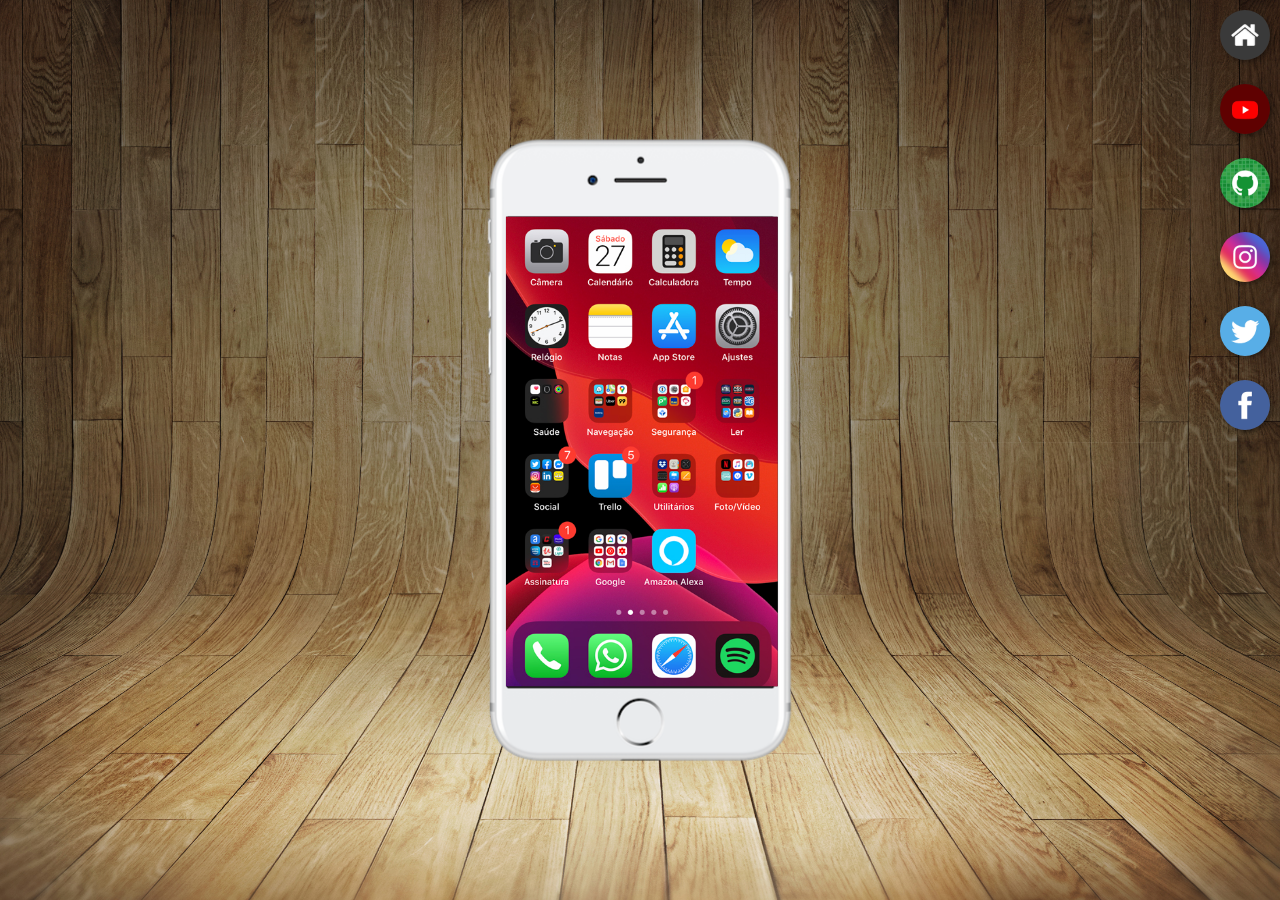
<file: index.html>
<!DOCTYPE html>
<html lang="pt-br">
<head>
    <meta charset="UTF-8">
    <meta name="viewport" content="width=device-width, initial-scale=1.0">
    <link rel="shortcut icon" href="favicon.ico" type="image/x-icon">
    <link rel="stylesheet" href="estilos/style.css">
    <title>Projeto - Redes Sociais</title>
</head>
<body>
    <main>
        <section id="telefone">
            <iframe src="home.html" 
           name="tela" id="tela" frameborder="0"></iframe>
        </section>
        <section id="redes-sociais">
            <a href="home.html" target="tela"><img src="imagens/logo-home.jpg" alt="home"></a><br>
            <a href="youtube.html" target="tela"><img src="imagens/logo-youtube.jpg" alt="youtube"></a><br>
            <a href="github.html" target="tela"><img src="imagens/logo-github.jpg" alt="github"></a><br>
            <a href="instagram.html" target="tela"><img src="imagens/logo-instagram.jpg" alt="instagram"></a><br>
            <a href="twitter.html" target="tela"><img src="imagens/logo-twitter.jpg" alt="twitter"></a><br>
            <a href="facebook.html" target="tela"><img src="imagens/logo-facebook.jpg" alt="facebook"></a>
        </section>
    </main>
</body>
</html>
</file>
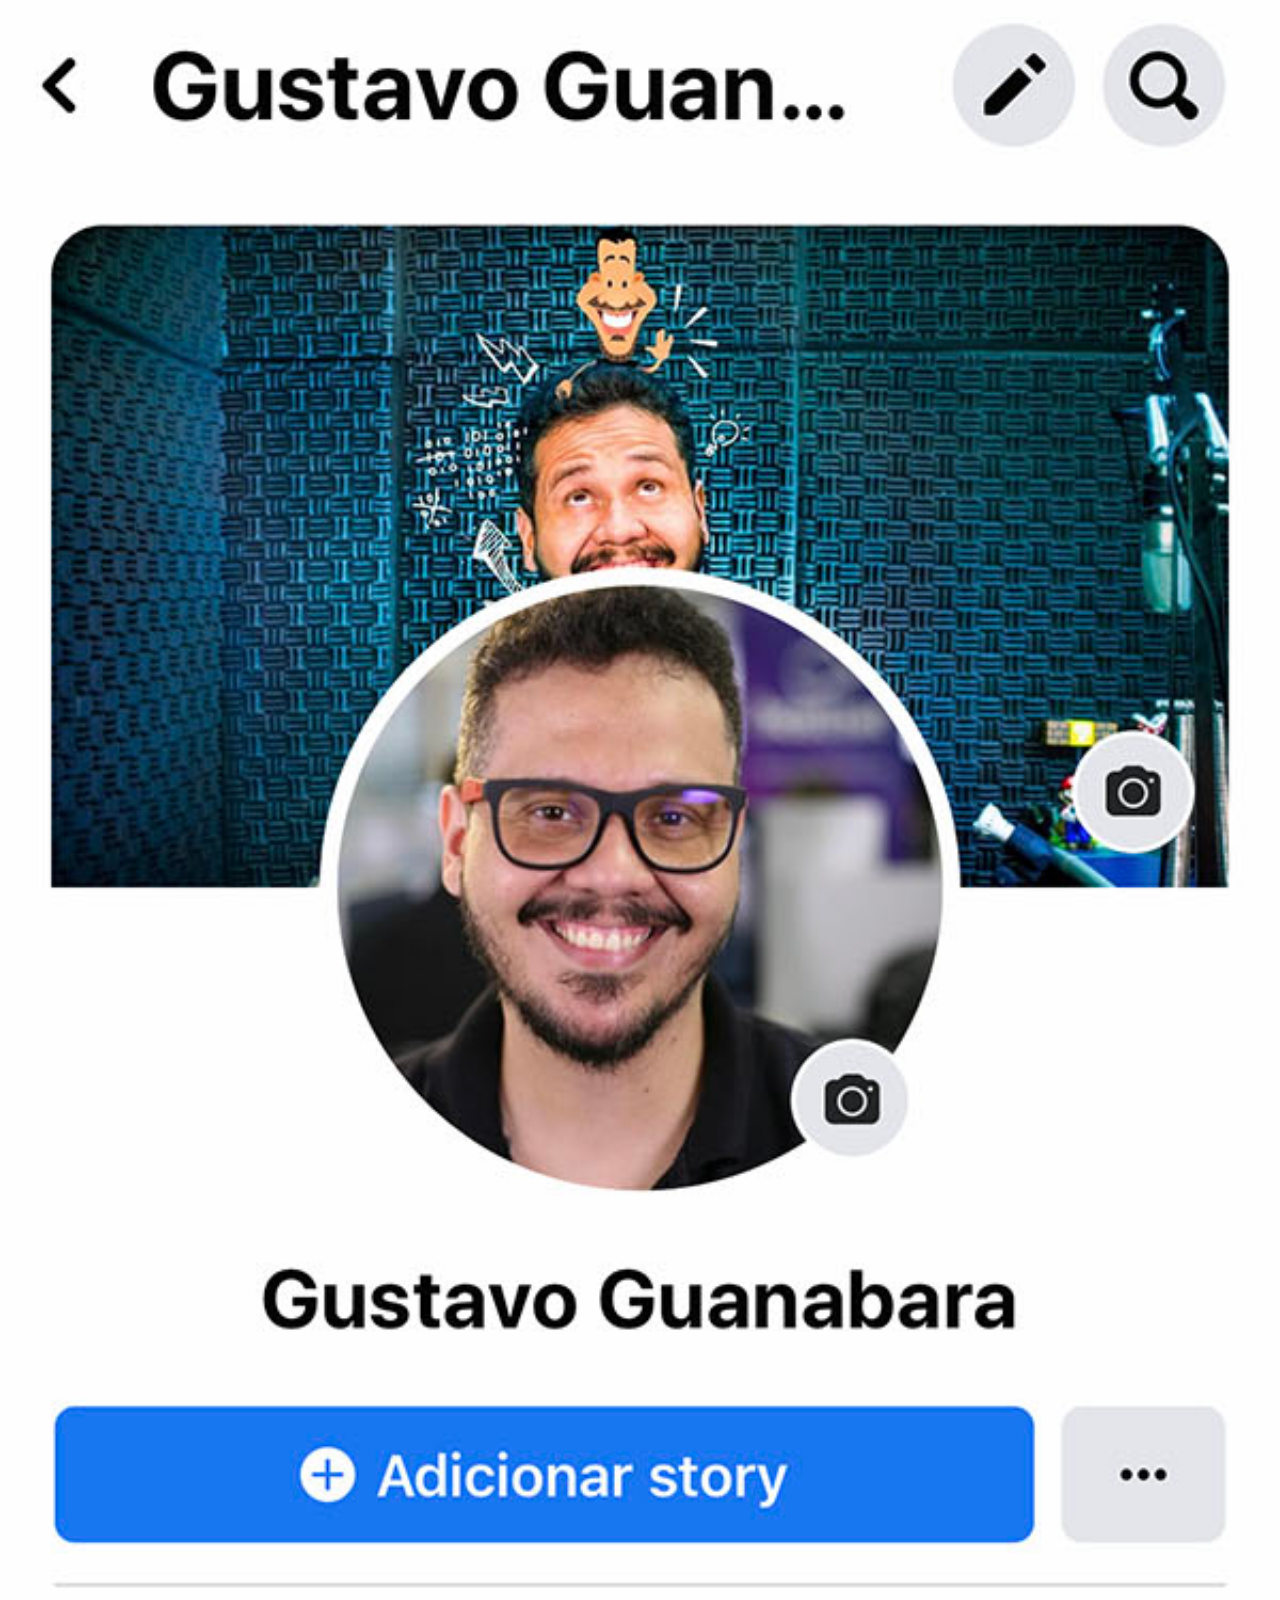
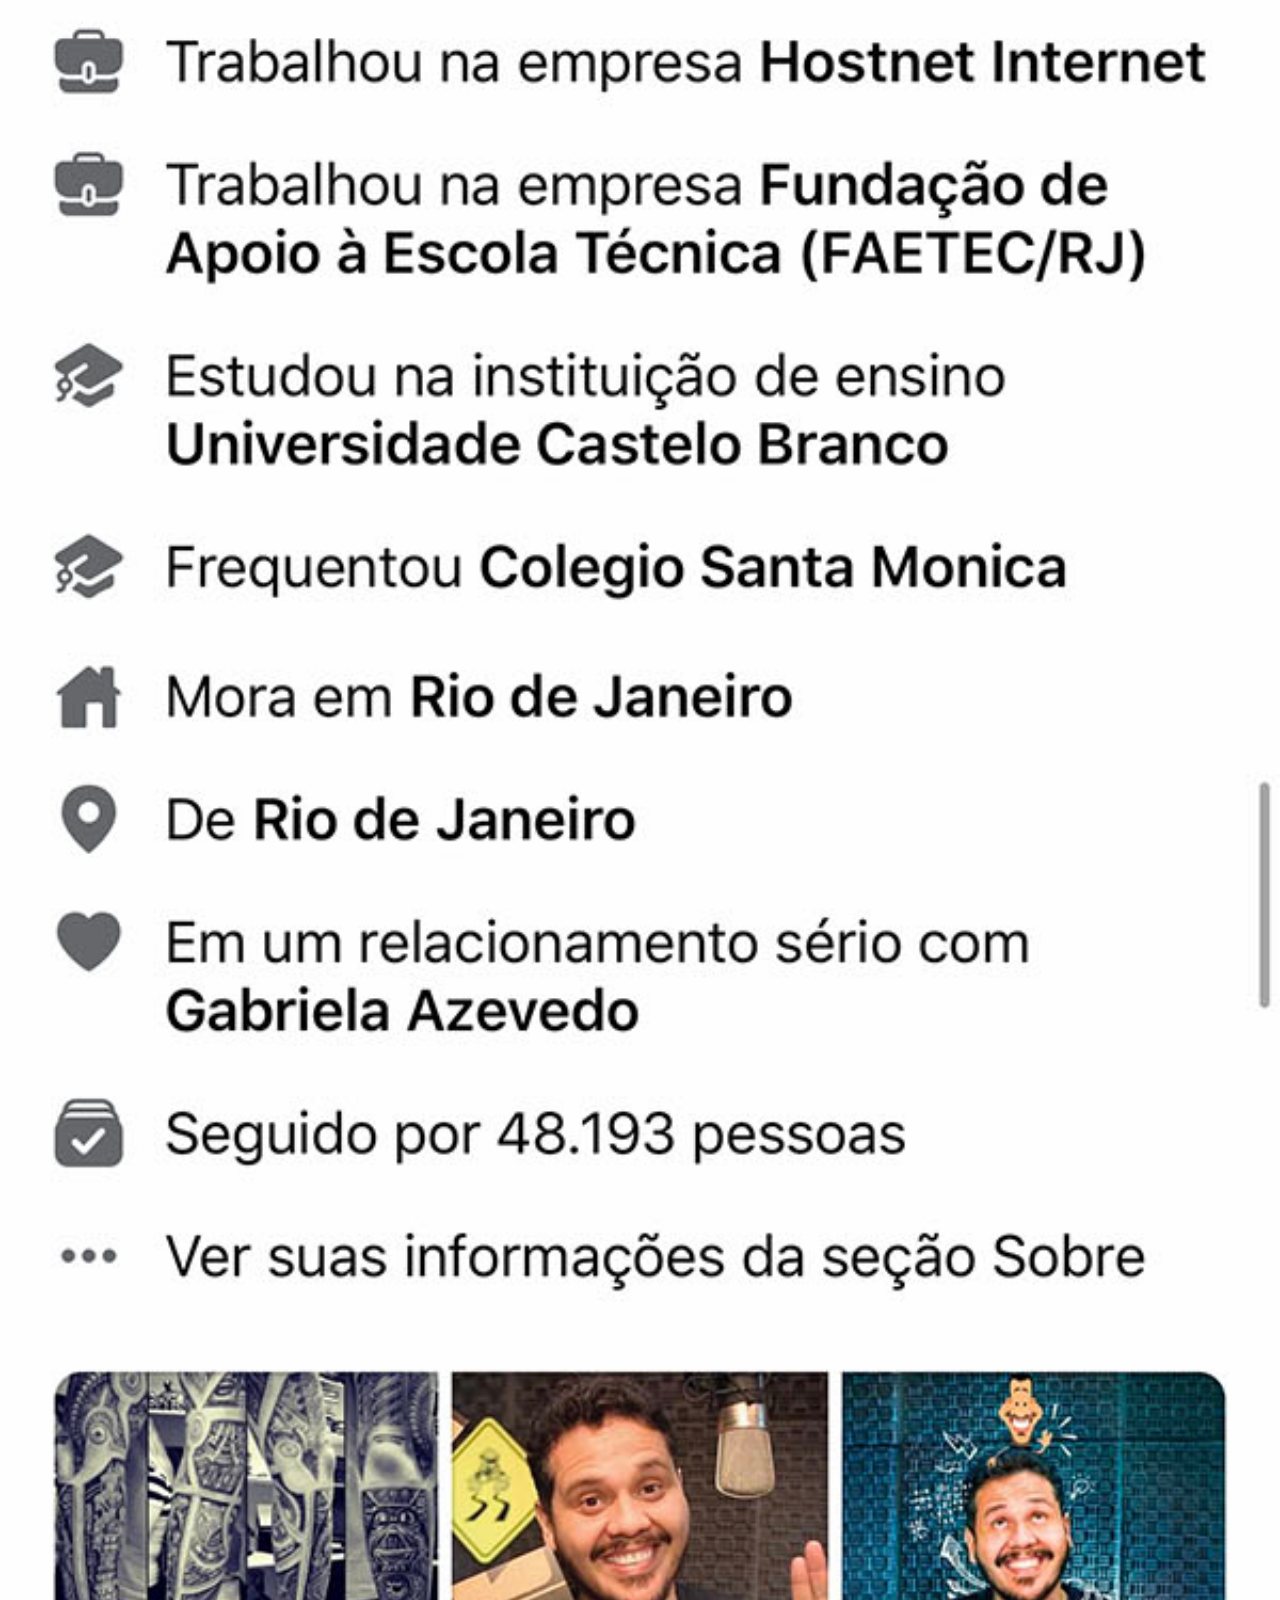
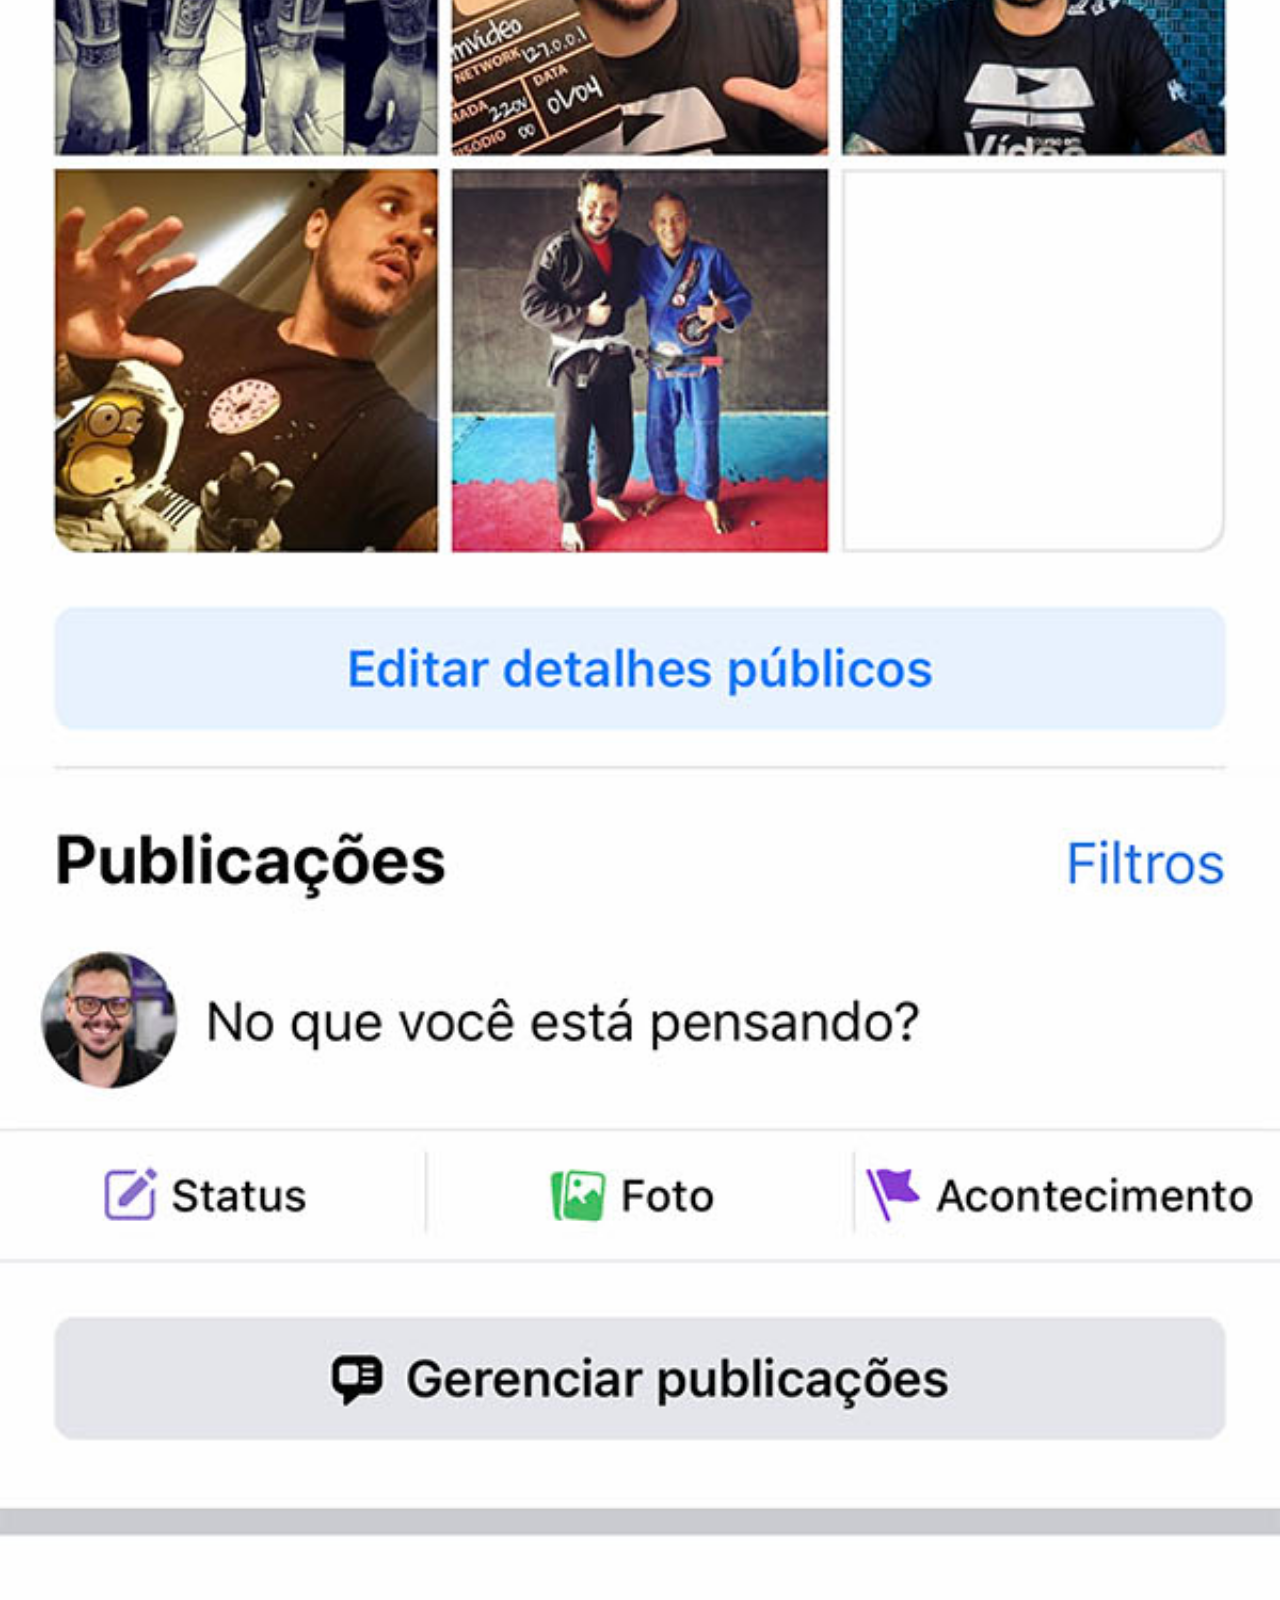
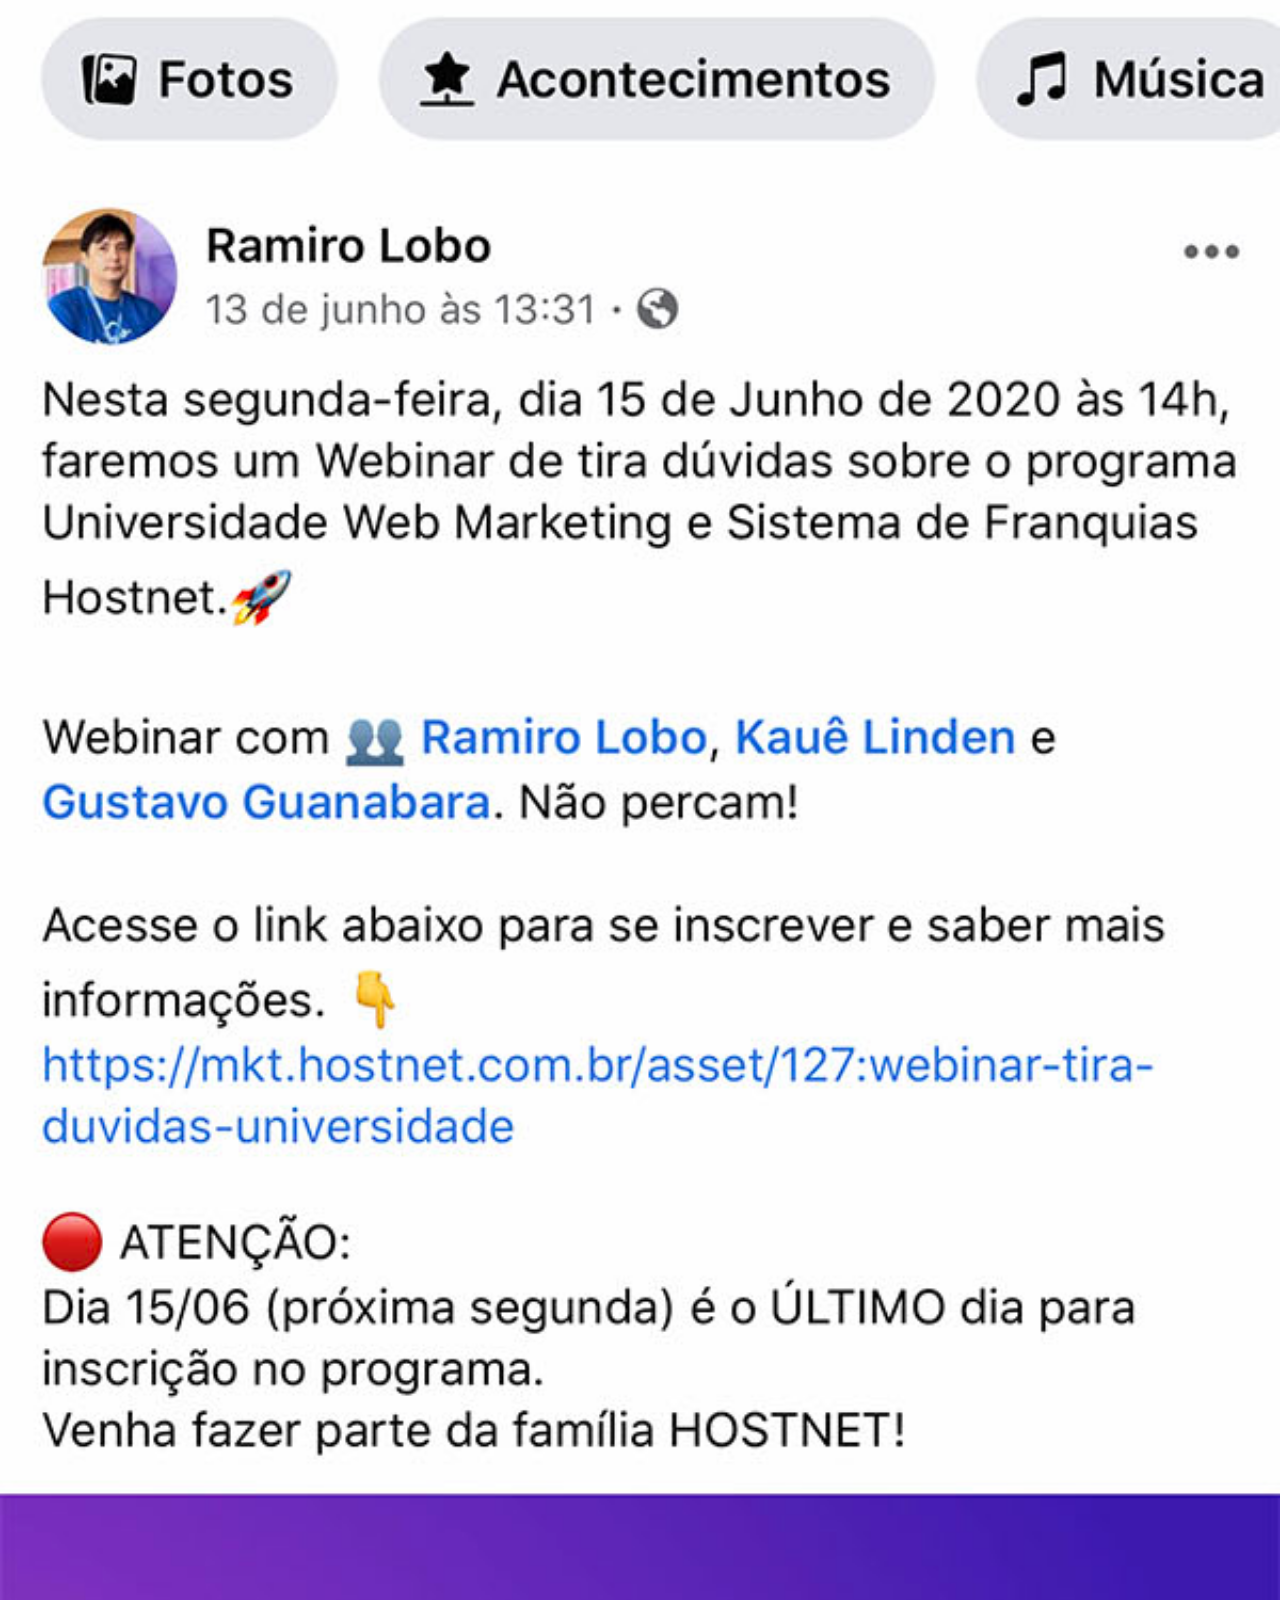
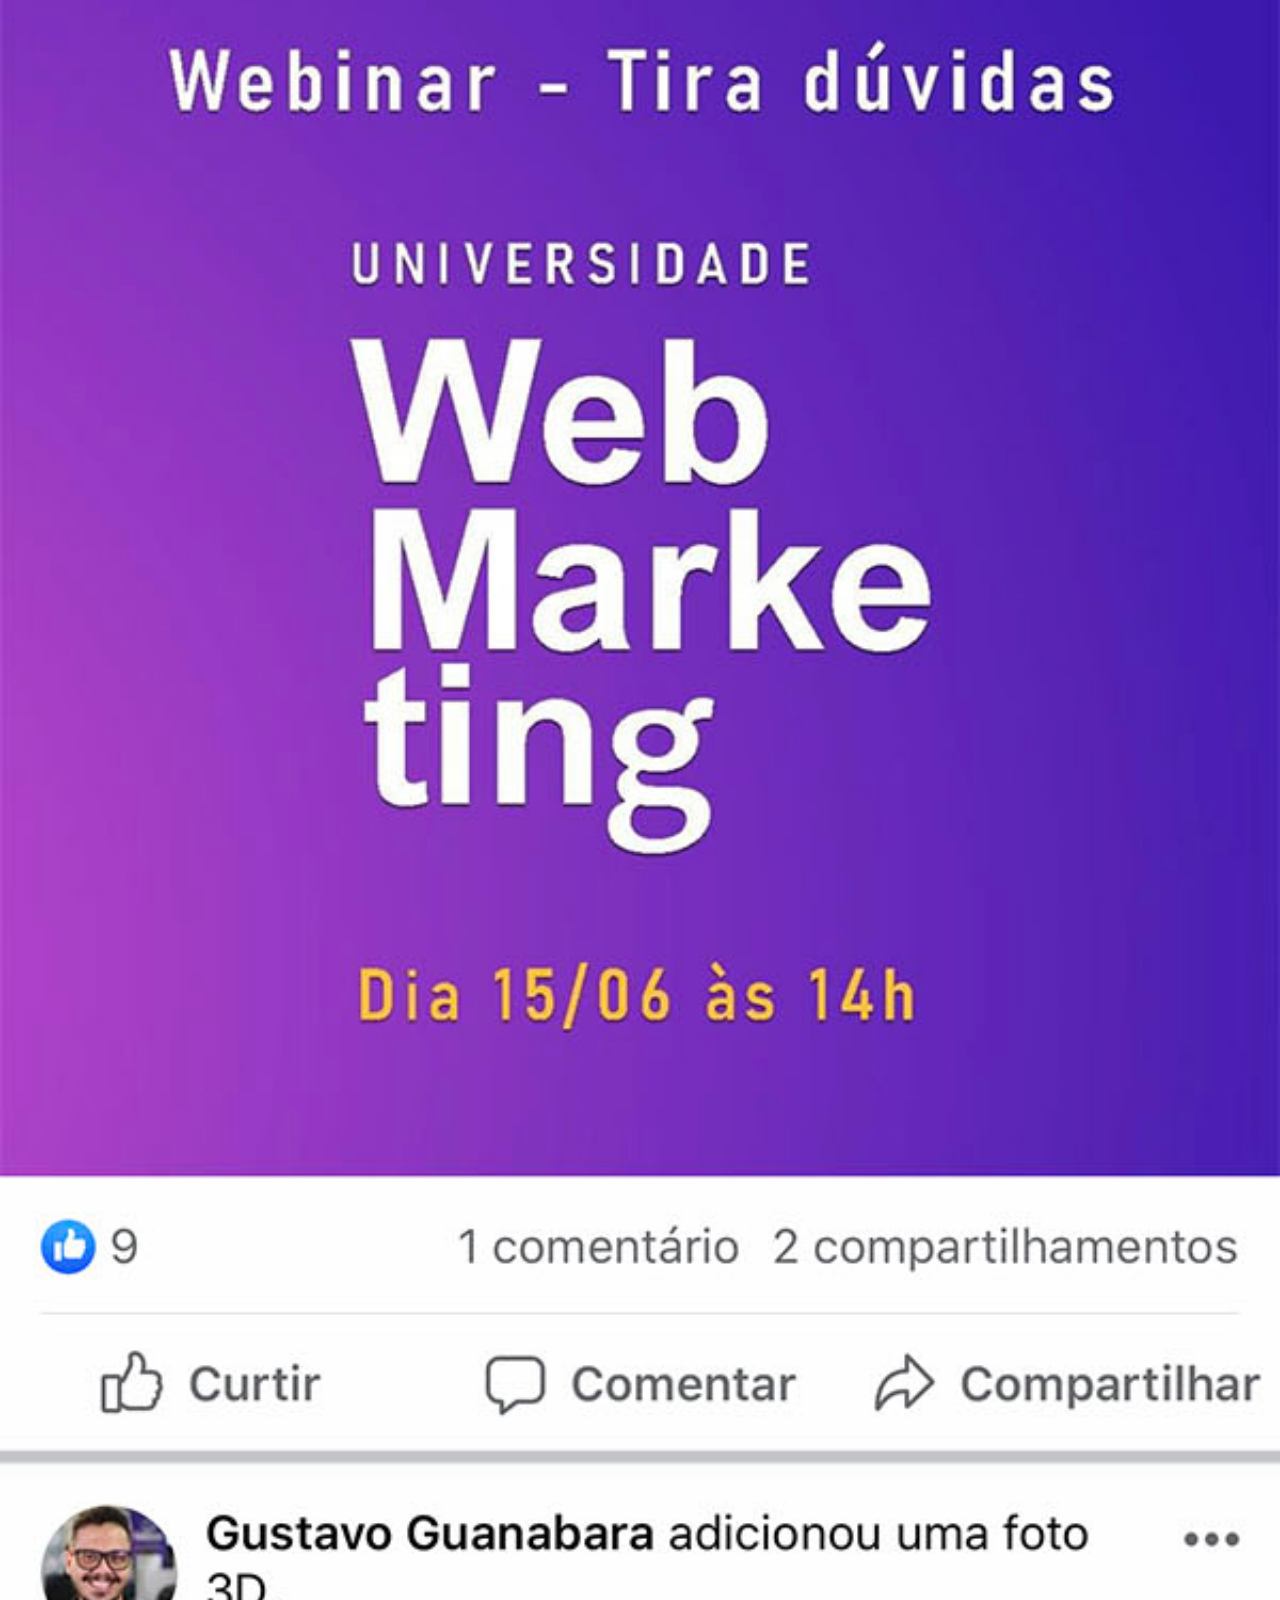
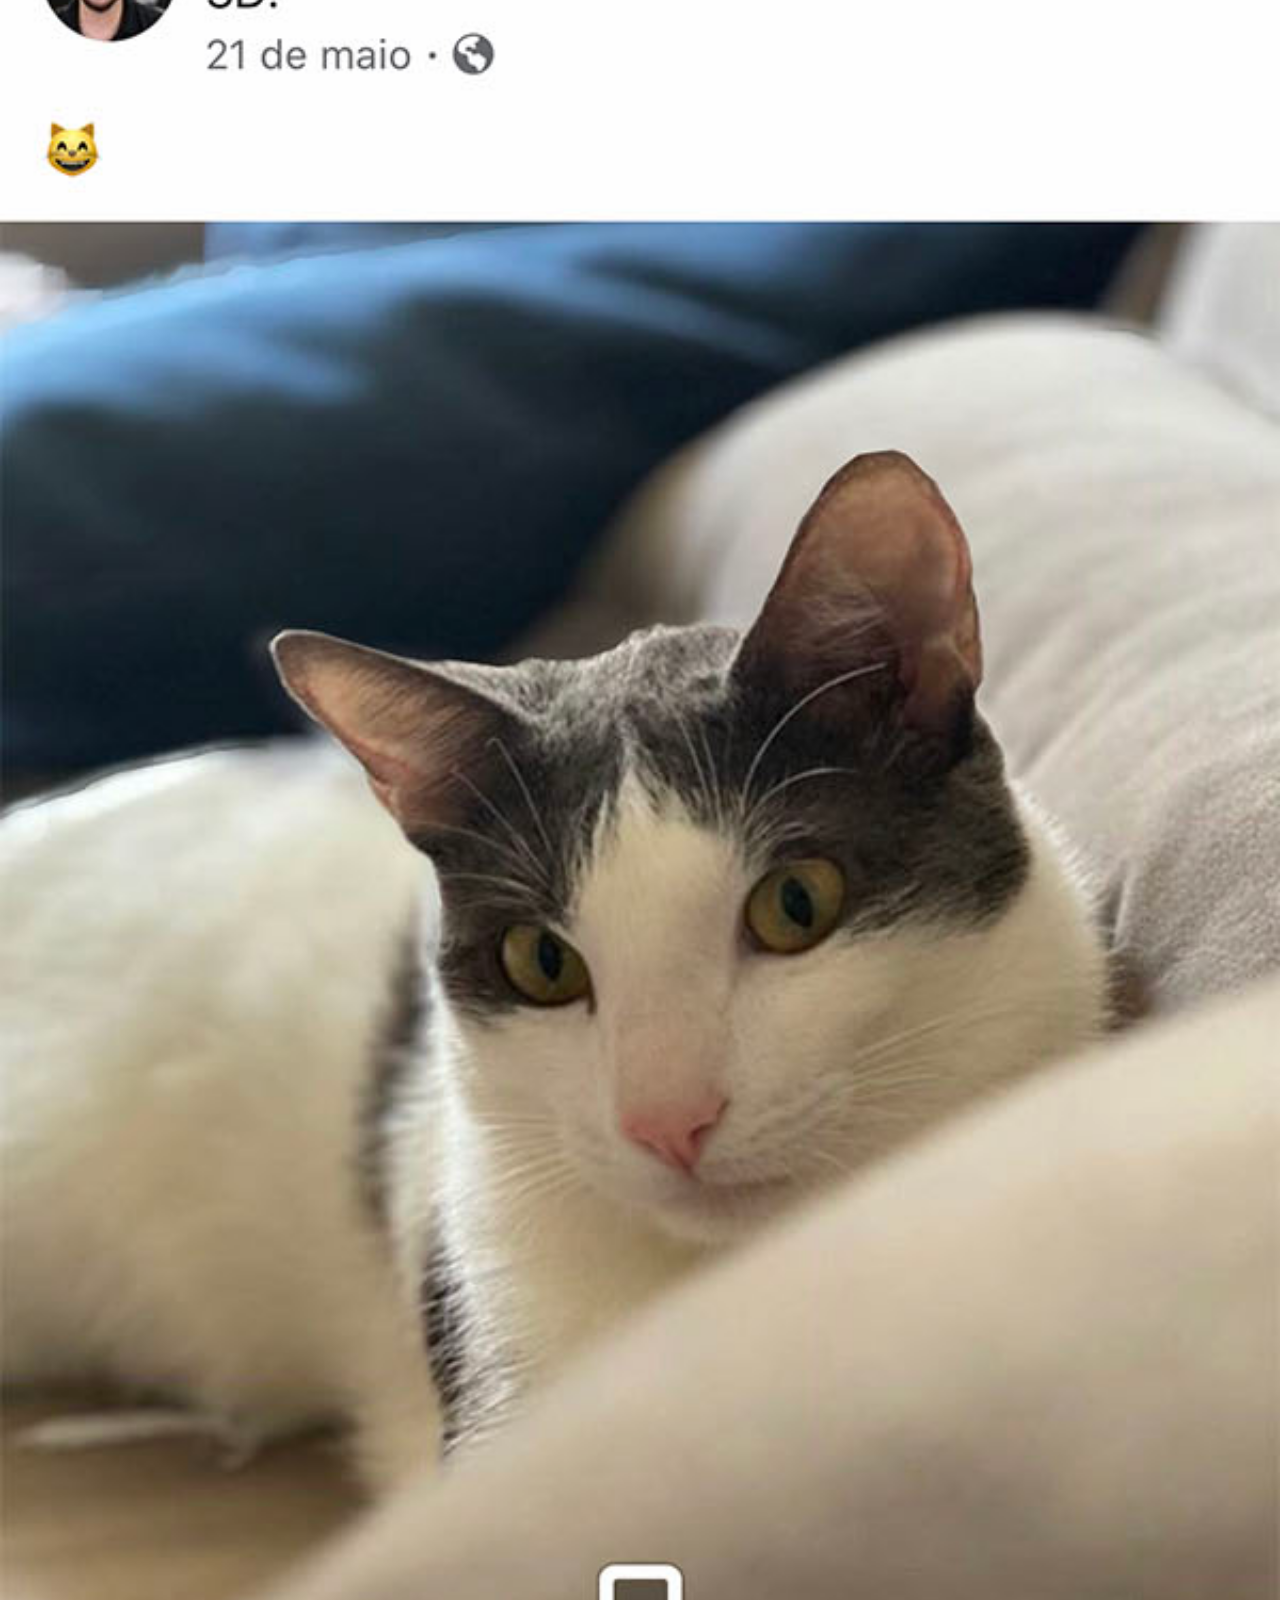
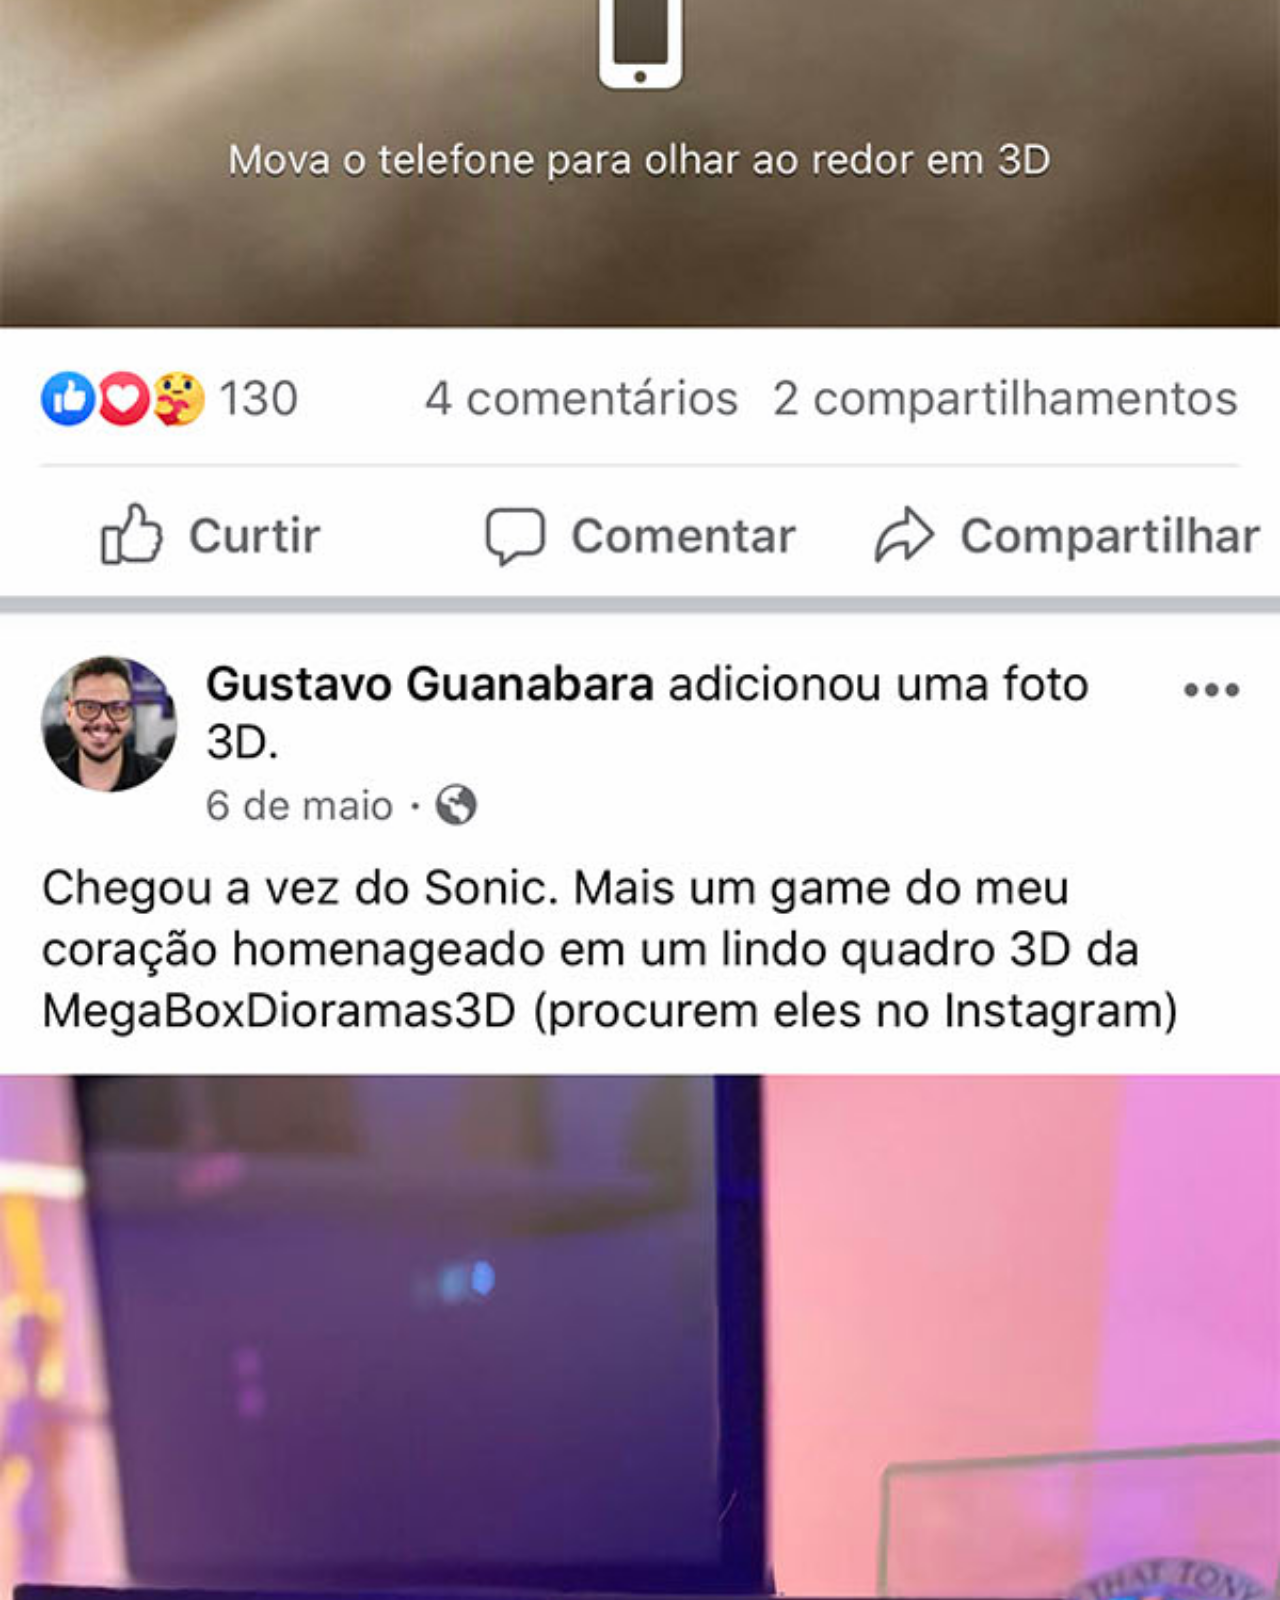
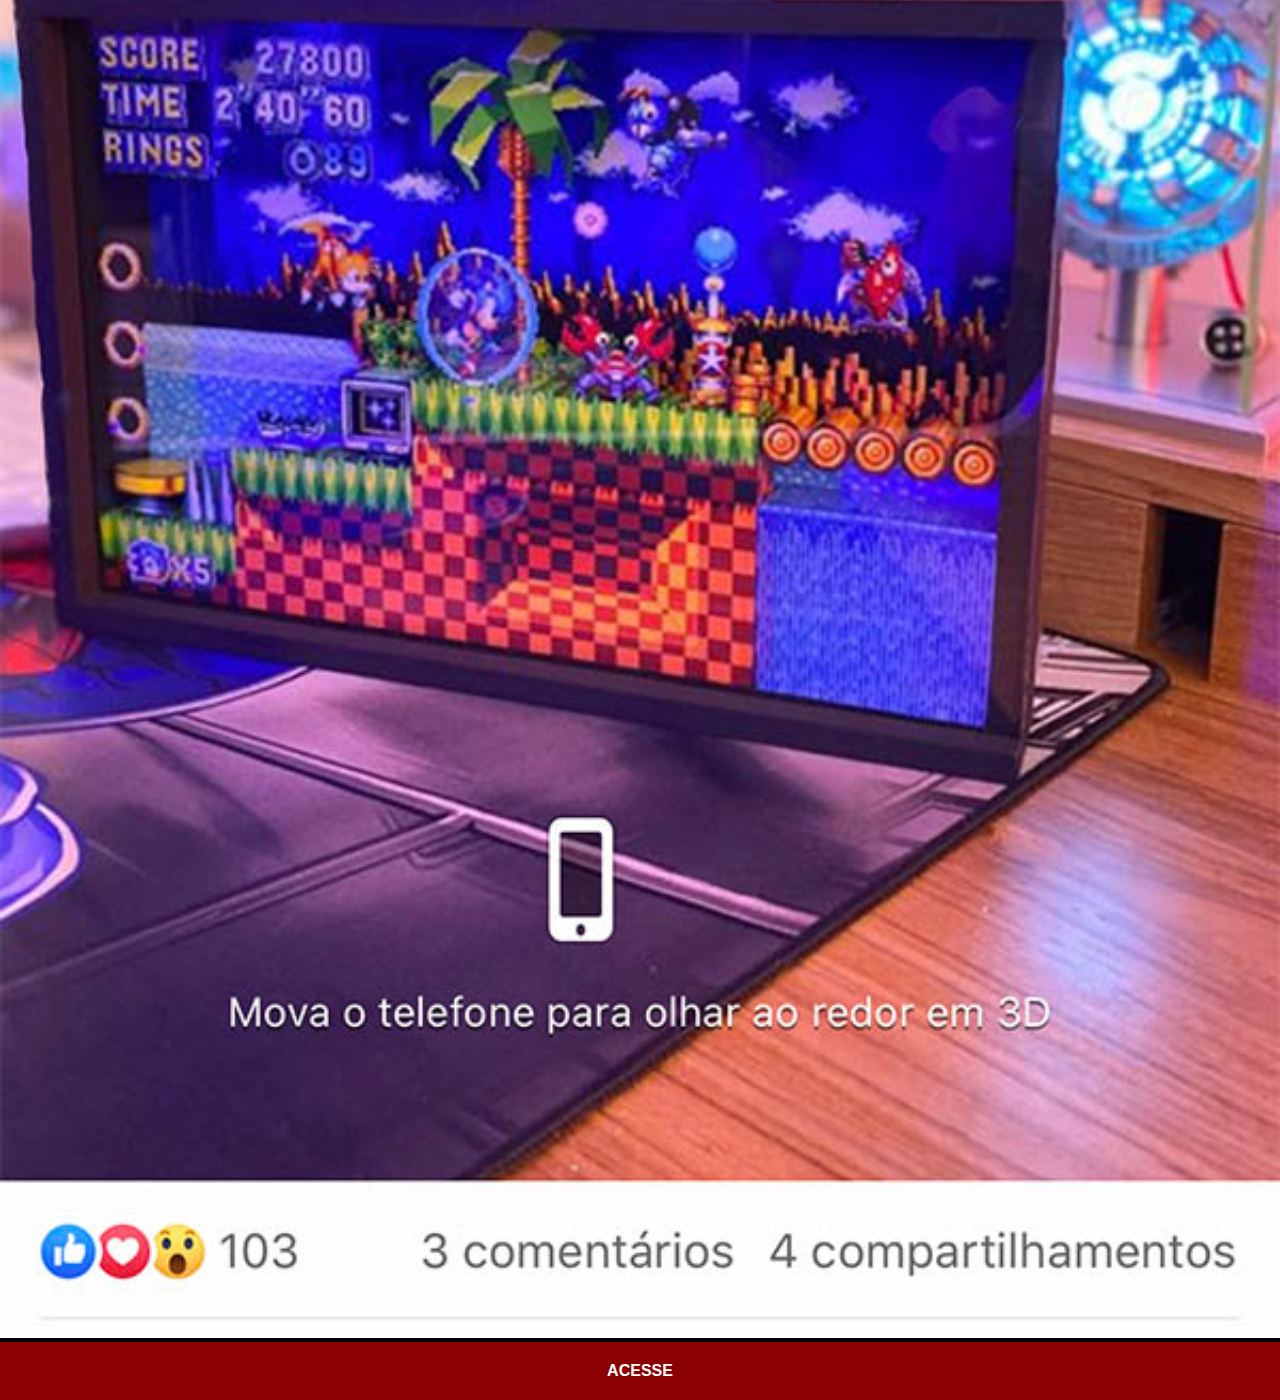
<file: facebook.html>
<!DOCTYPE html>
<html lang="pt-br">
<head>
    <meta charset="UTF-8">
    <meta name="viewport" content="width=device-width, initial-scale=1.0">
    <link rel="stylesheet" href="estilos/style.css">
    <title>Facebook</title>
    <style>
        * {
            margin: 0rem;
            padding: 0rem;
            font-family: Arial, Helvetica, sans-serif;
        }

        ::-webkit-scrollbar {
            width: 0rem;
            height: 0rem;
        }

        img {
            width: 100vw;
        }

        a {
            display: block;
            background-color: darkred;
            color: #ffffff;
            padding: 1.25rem;
            text-align: center;
            font-weight: bolder;
            text-decoration: none;
        }

        a:hover {
            background-color: red;
        }
    </style>
</head>
<body>
    <img src="imagens/tela-facebook.jpg" alt="facebook">
    <a href="https://facebook.com/gustavoguanabara" target="_blank">ACESSE</a>
</body>
</html>
</file>
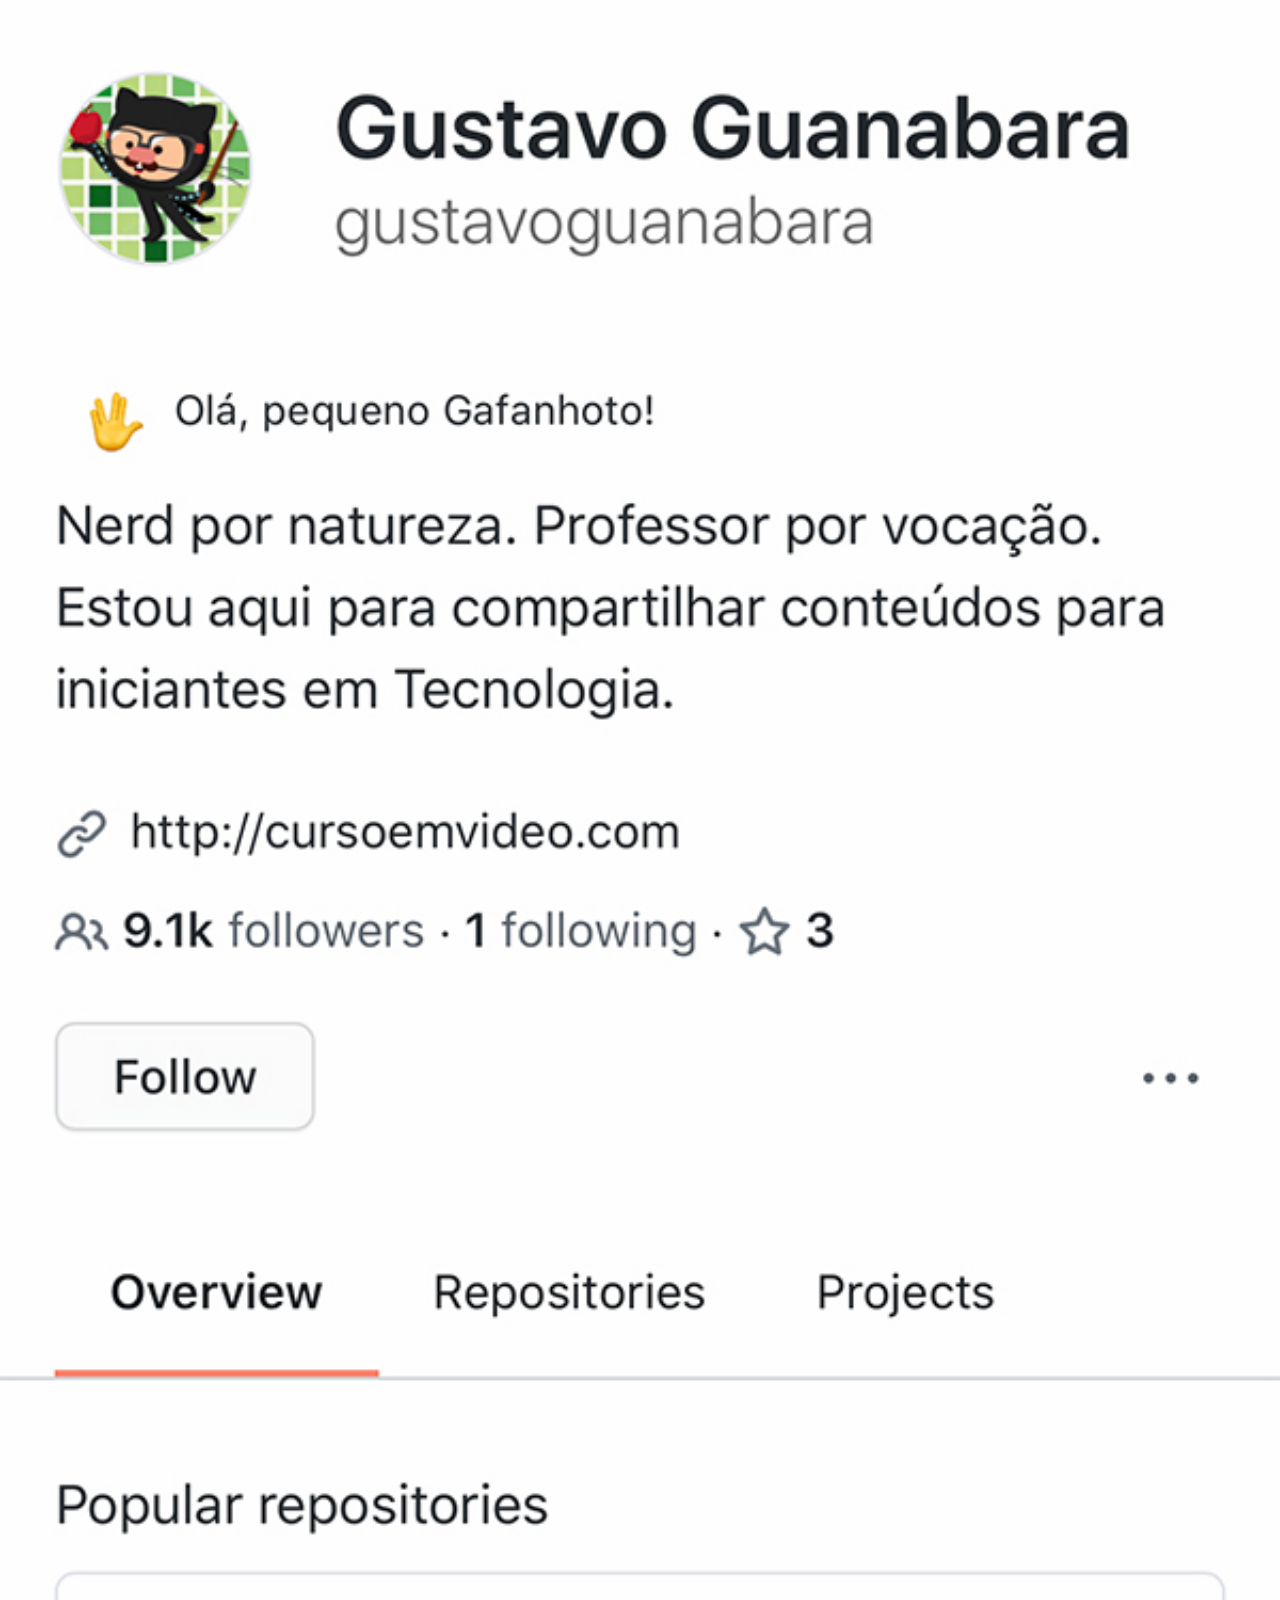
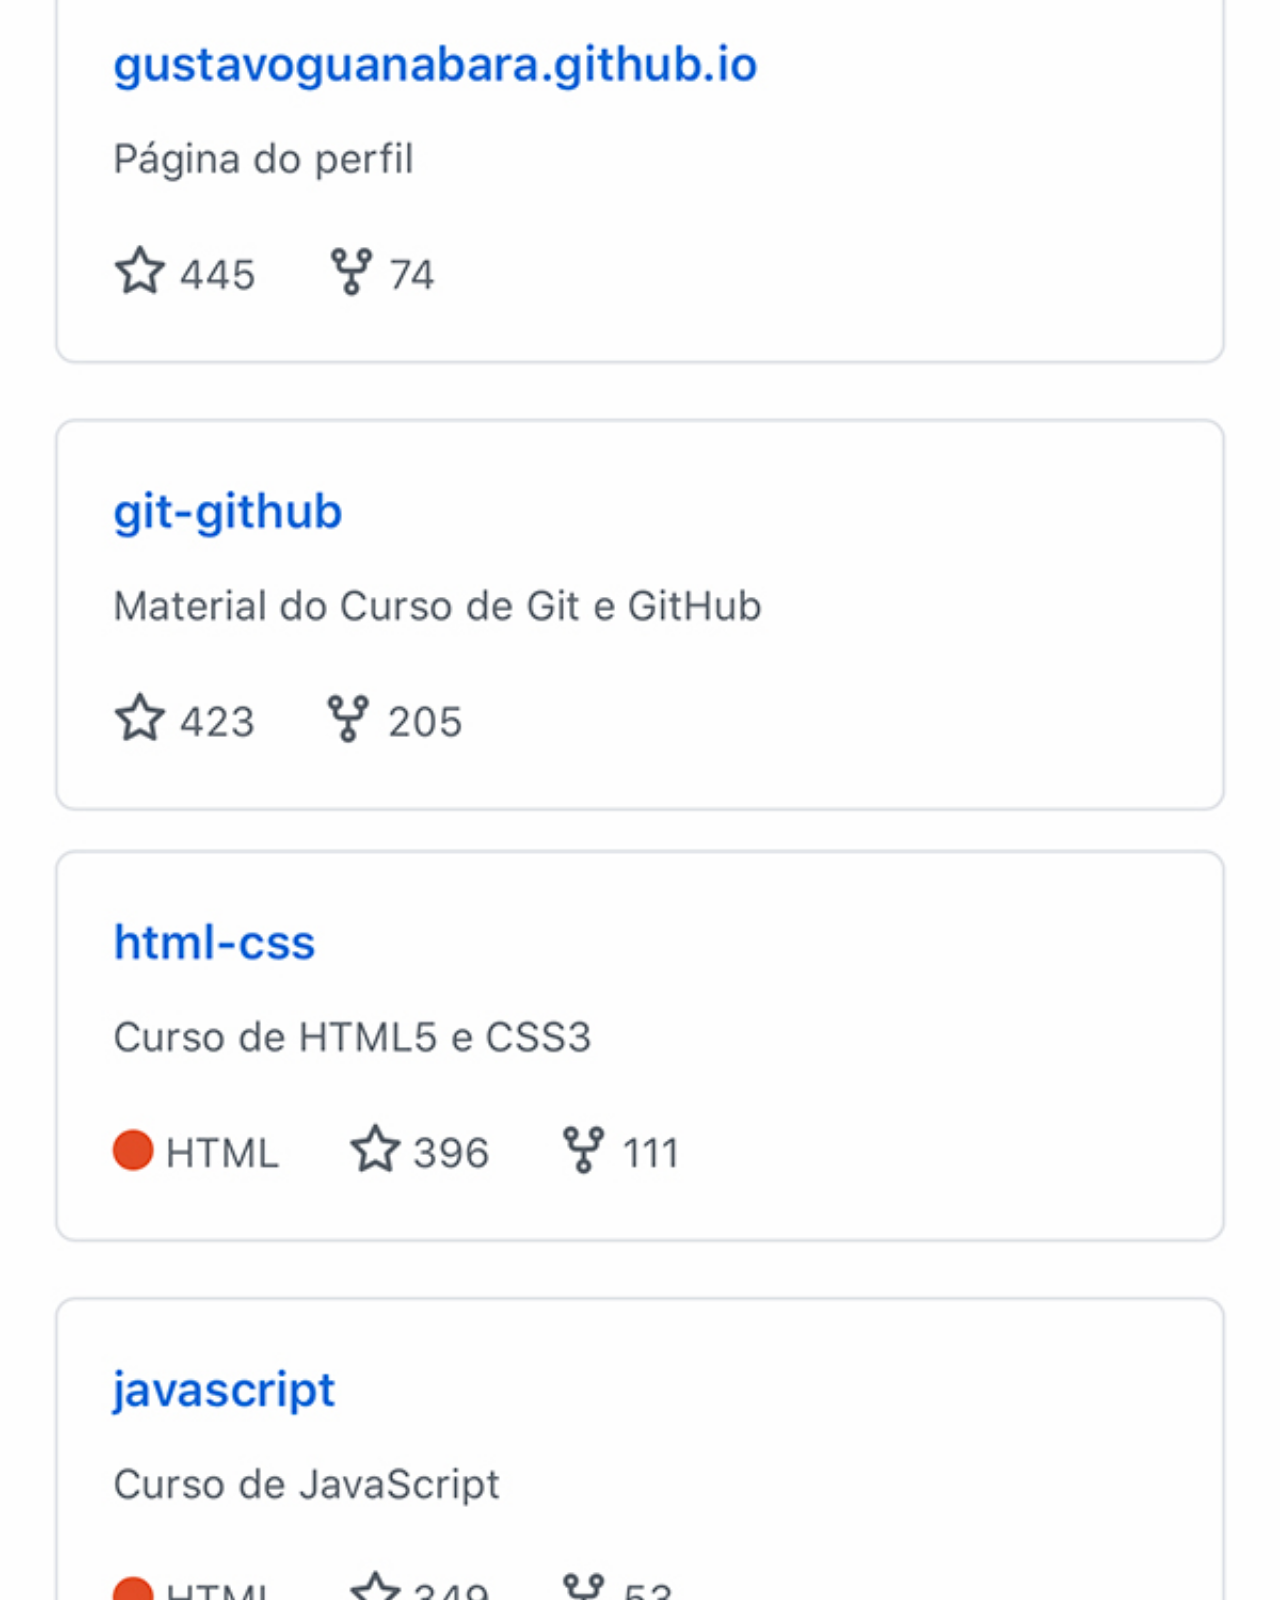
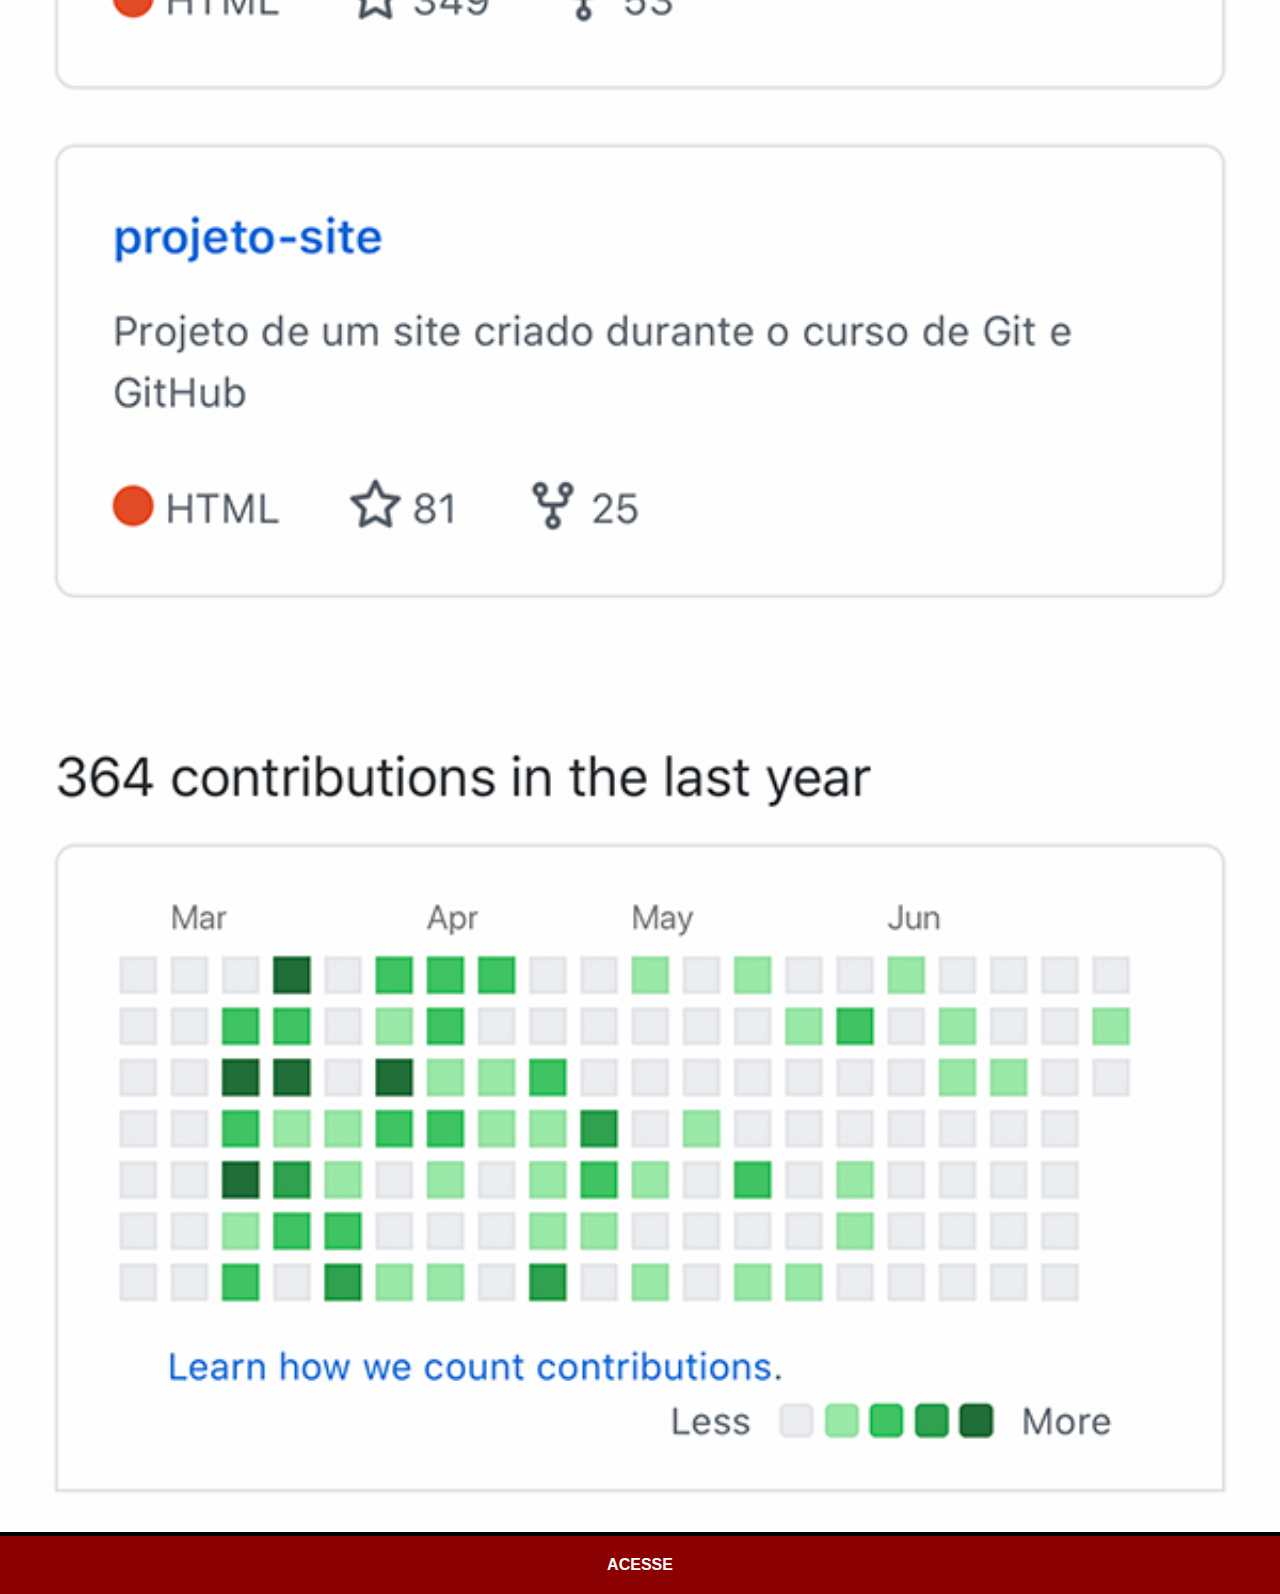
<file: github.html>
<!DOCTYPE html>
<html lang="pt-br">
<head>
    <meta charset="UTF-8">
    <meta name="viewport" content="width=device-width, initial-scale=1.0">
    <link rel="stylesheet" href="estilos/style.css">
    <title>Github</title>
    <style>
        * {
            margin: 0rem;
            padding: 0rem;
            font-family: Arial, Helvetica, sans-serif;
        }

        img {
            width: 100vw;
        }

        a {
            display: block;
            background-color: darkred;
            color: #ffffff;
            padding: 1.25rem;
            text-align: center;
            font-weight: bolder;
            text-decoration: none;
        }

        a:hover {
            background-color: dark;
        }
    </style>
</head>
<body>
    <img src="imagens/tela-github.jpg" alt="github">
    <a href="https://github.com/gustavoguanabara/" target="_blank">ACESSE</a>
</body>
</html>
</file>
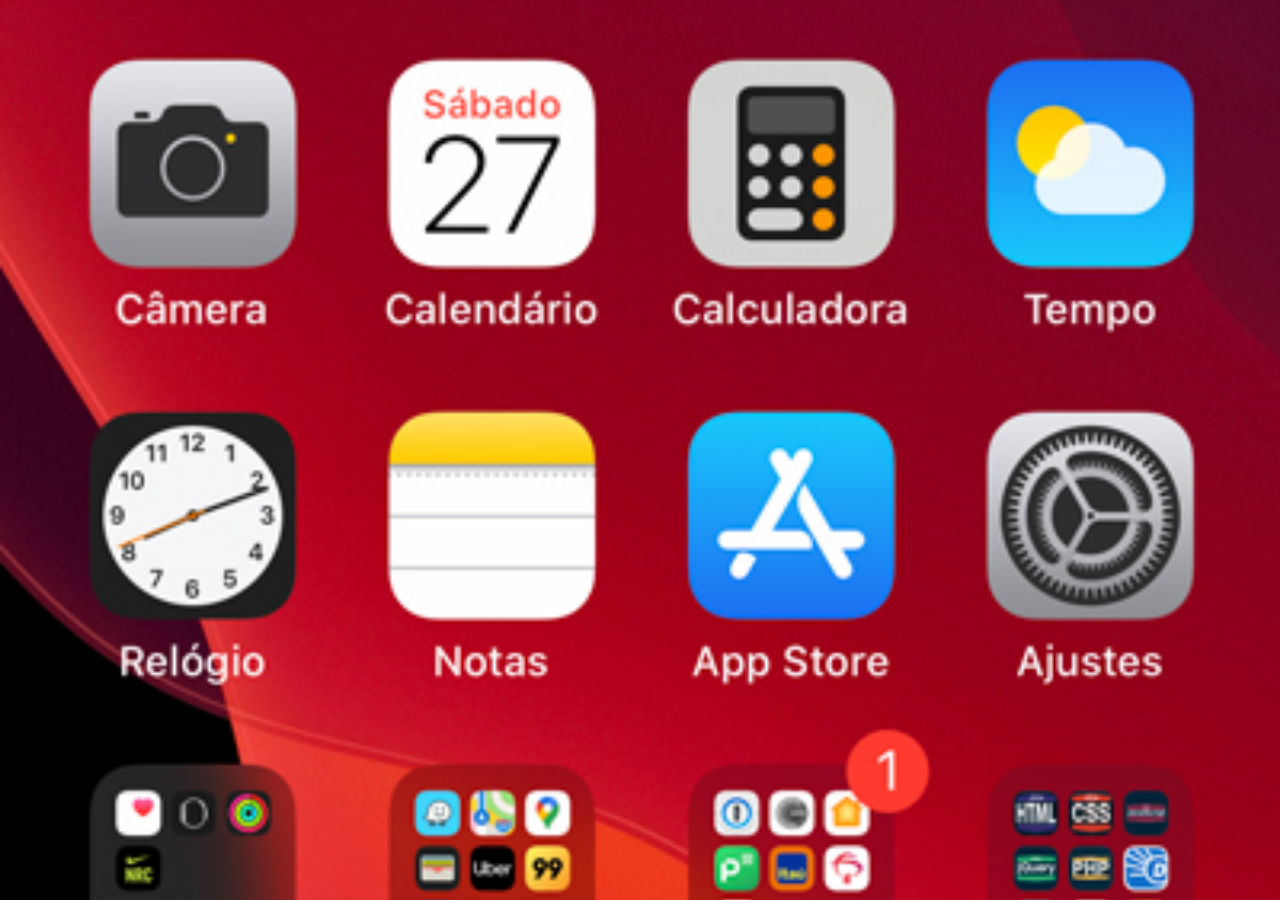
<file: home.html>
<!DOCTYPE html>
<html lang="pt-br">
<head>
    <meta charset="UTF-8">
    <meta name="viewport" content="width=device-width, initial-scale=1.0">
    <title>Home</title>
    <style>
        * {
            margin: 0rem;
            padding: 0rem;
        }

        body {
            width: 100vw;
            height: 100vh;
            background: #000000 url(imagens/tela-home.jpg) no-repeat top center;
            background-size: cover;
        }
    </style>
</head>
<body>
    
</body>
</html>
</file>
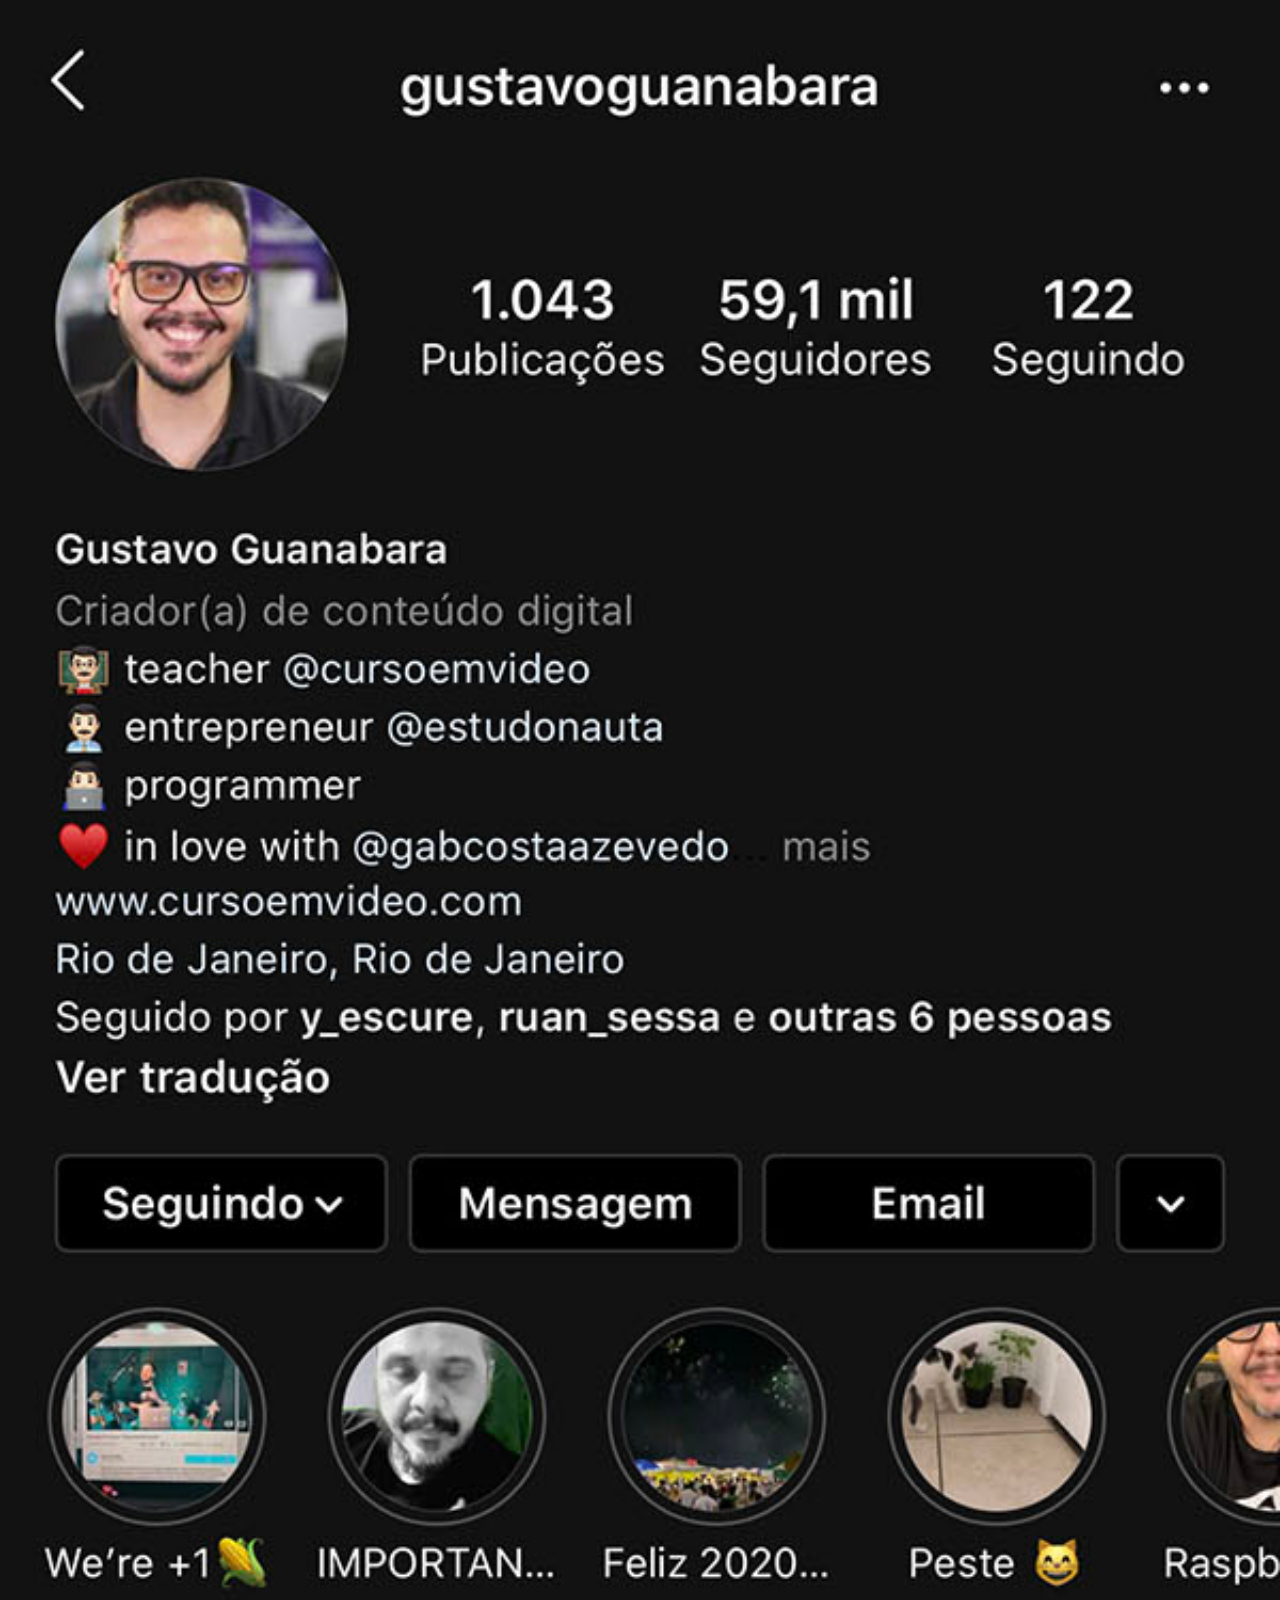
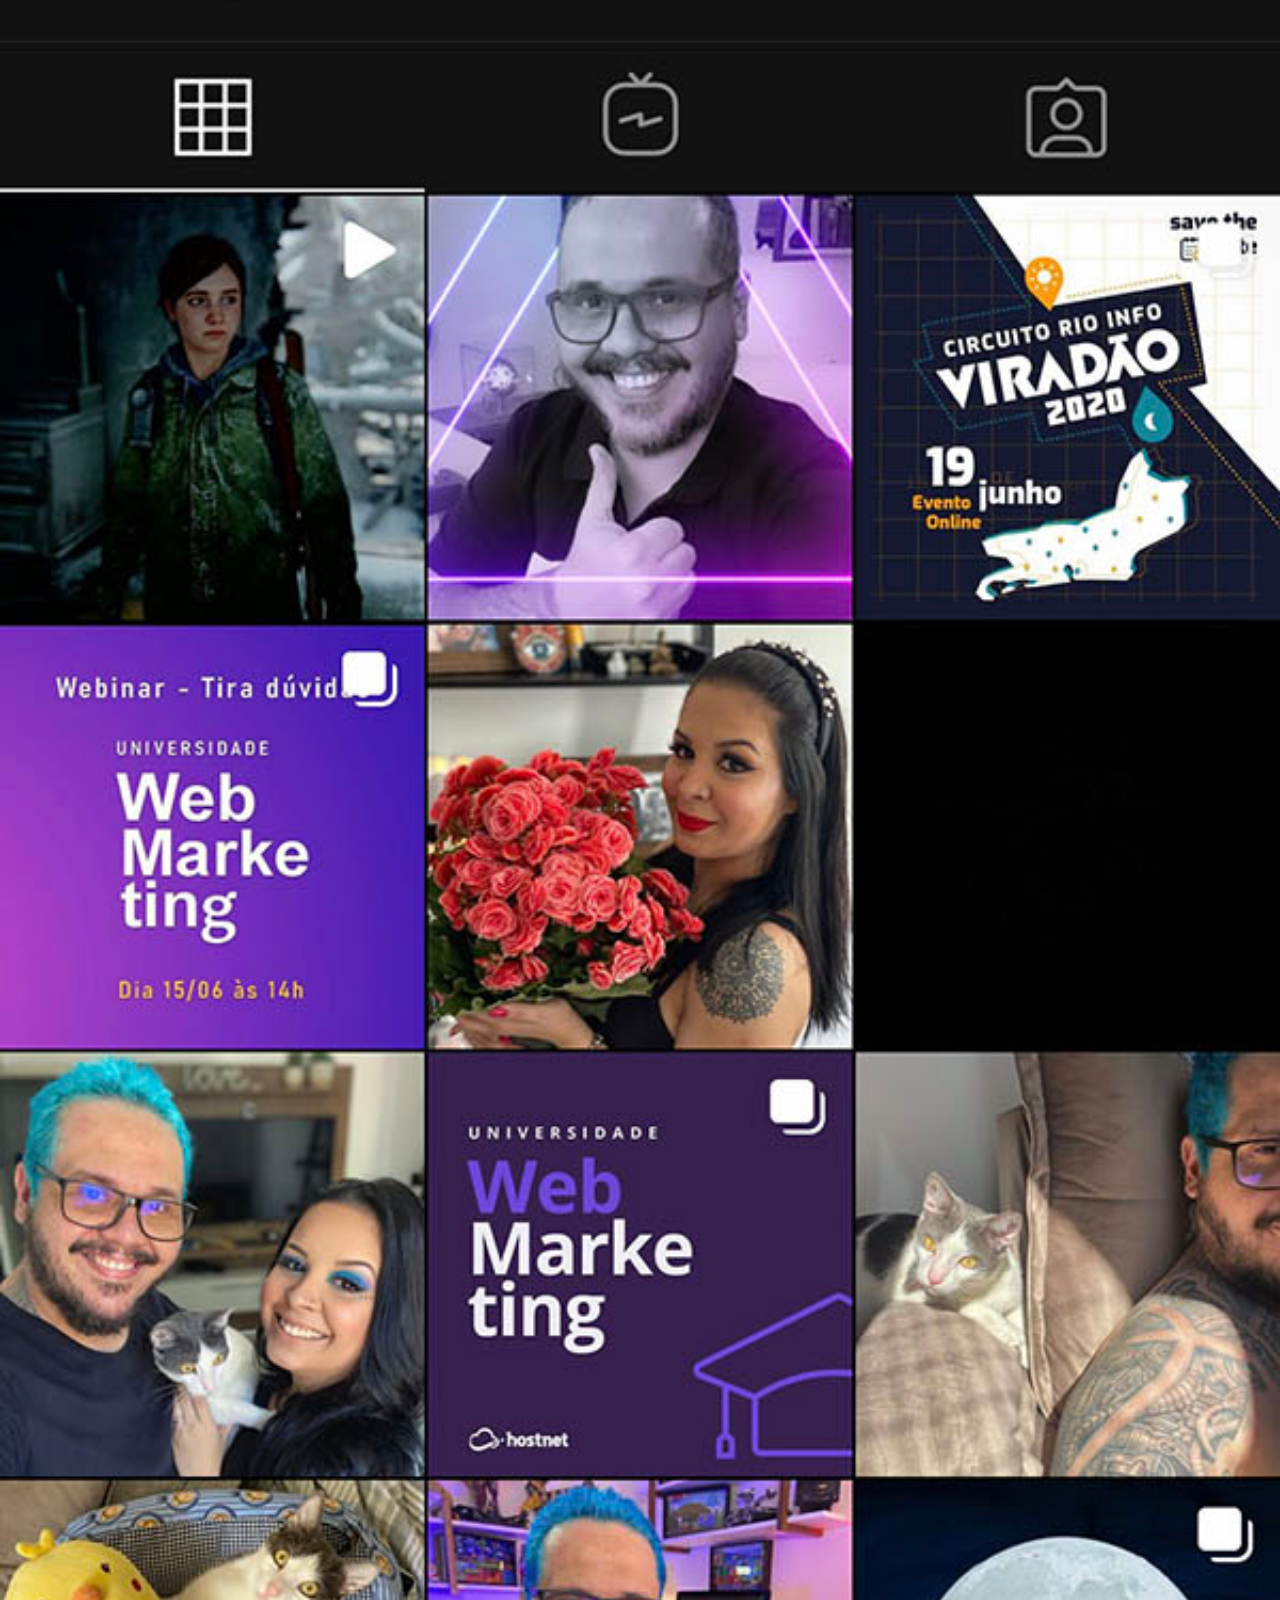
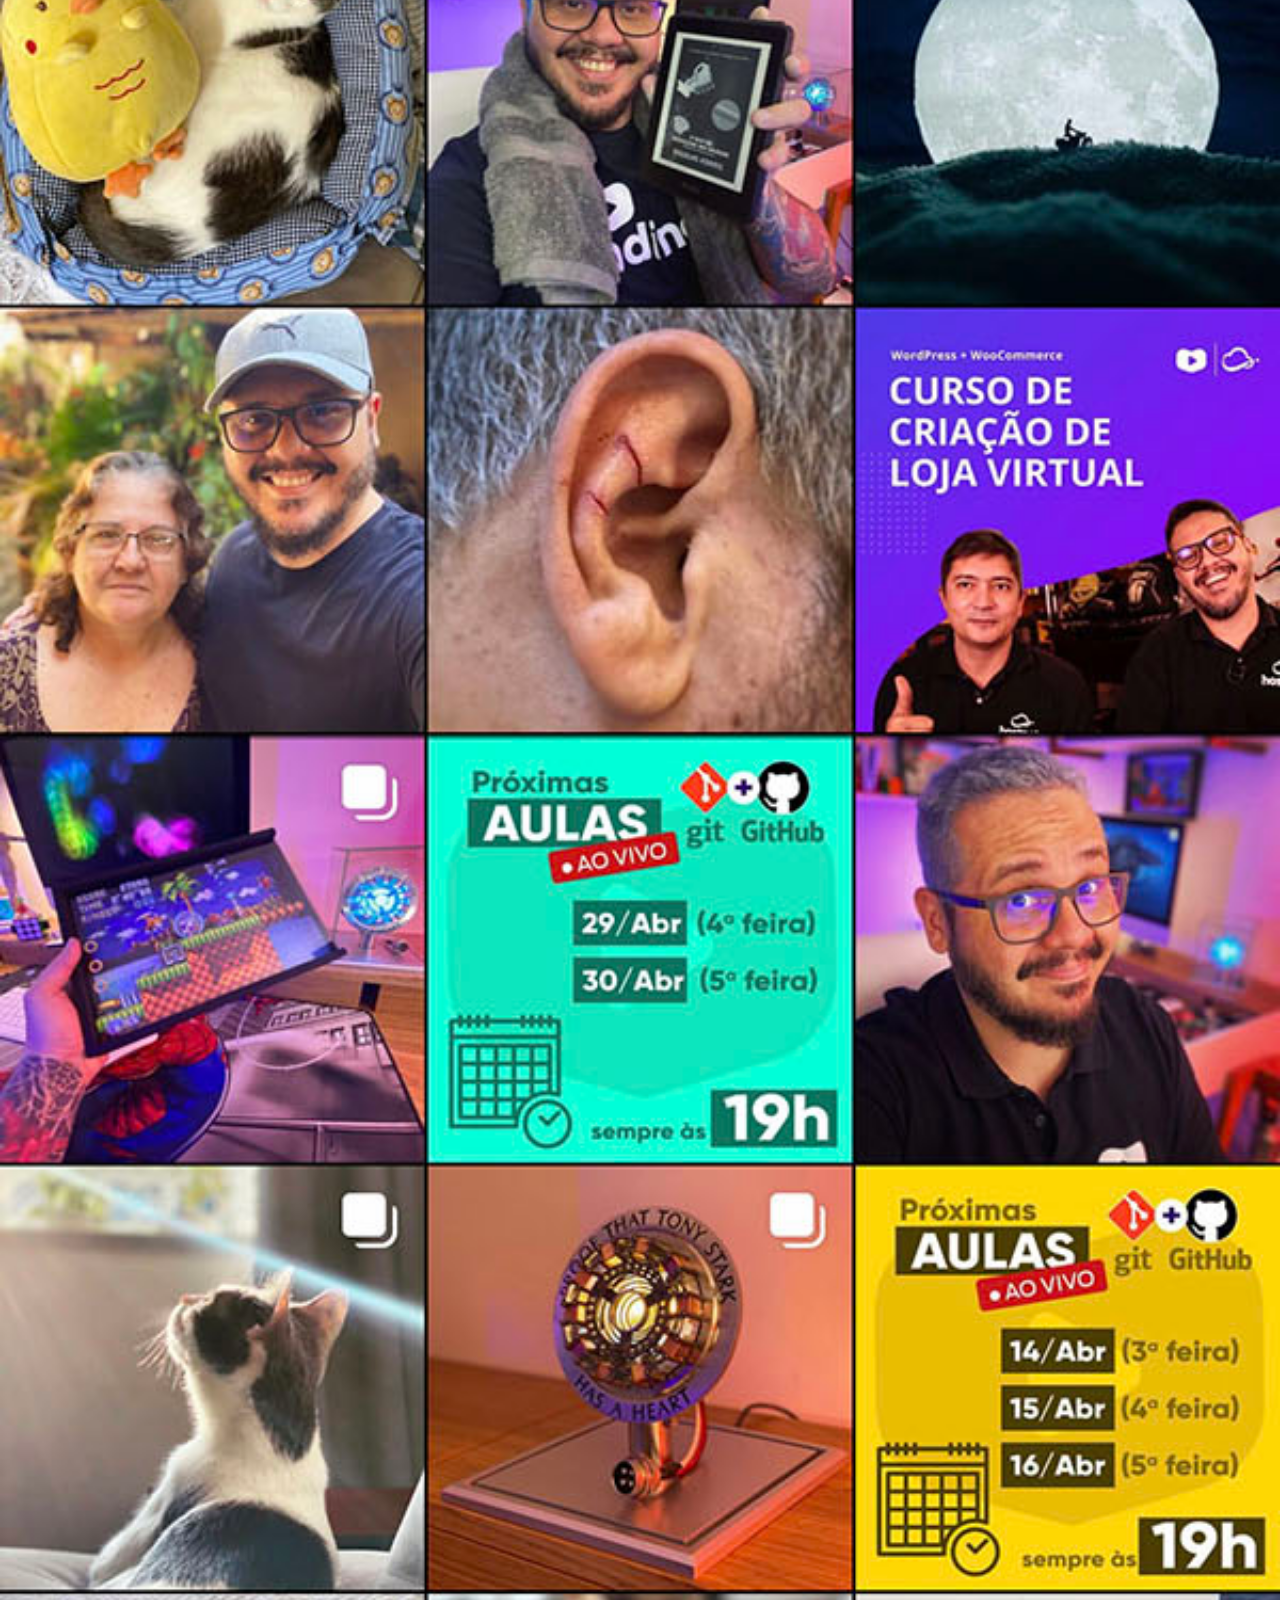
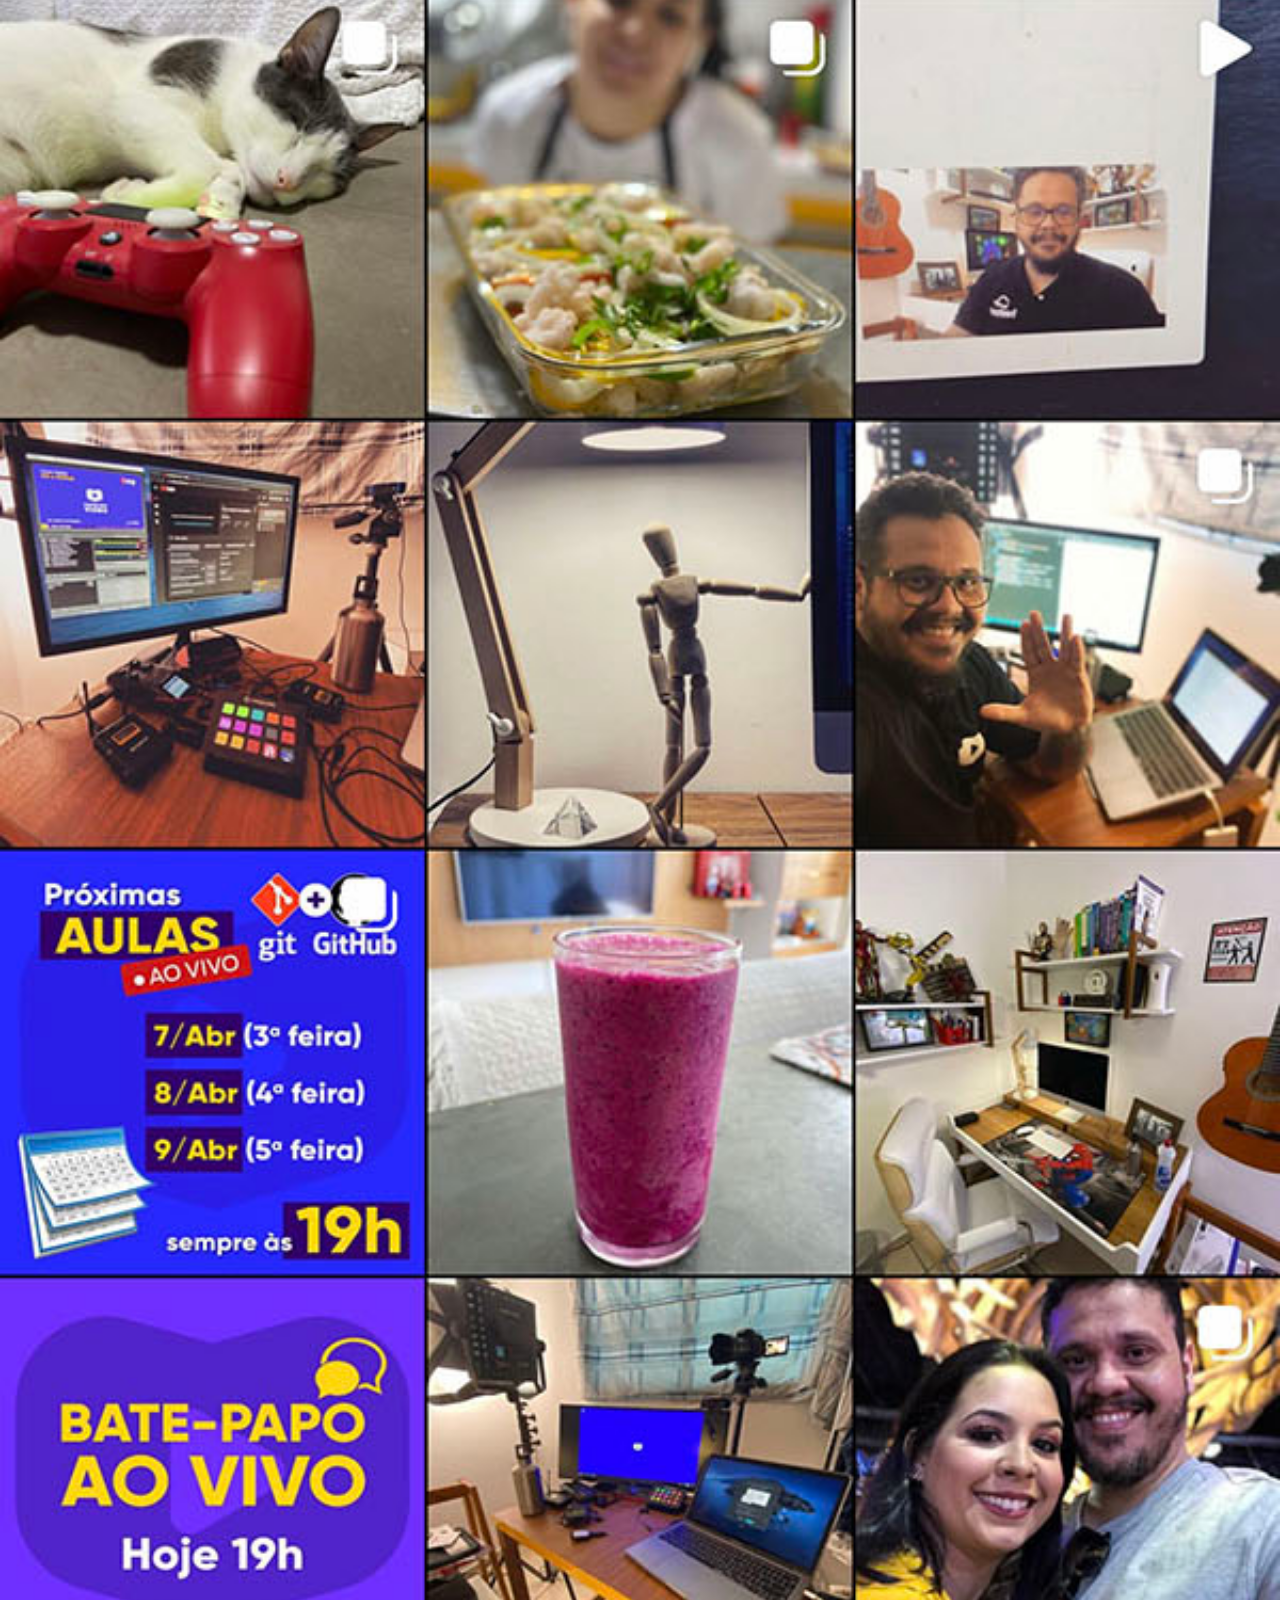
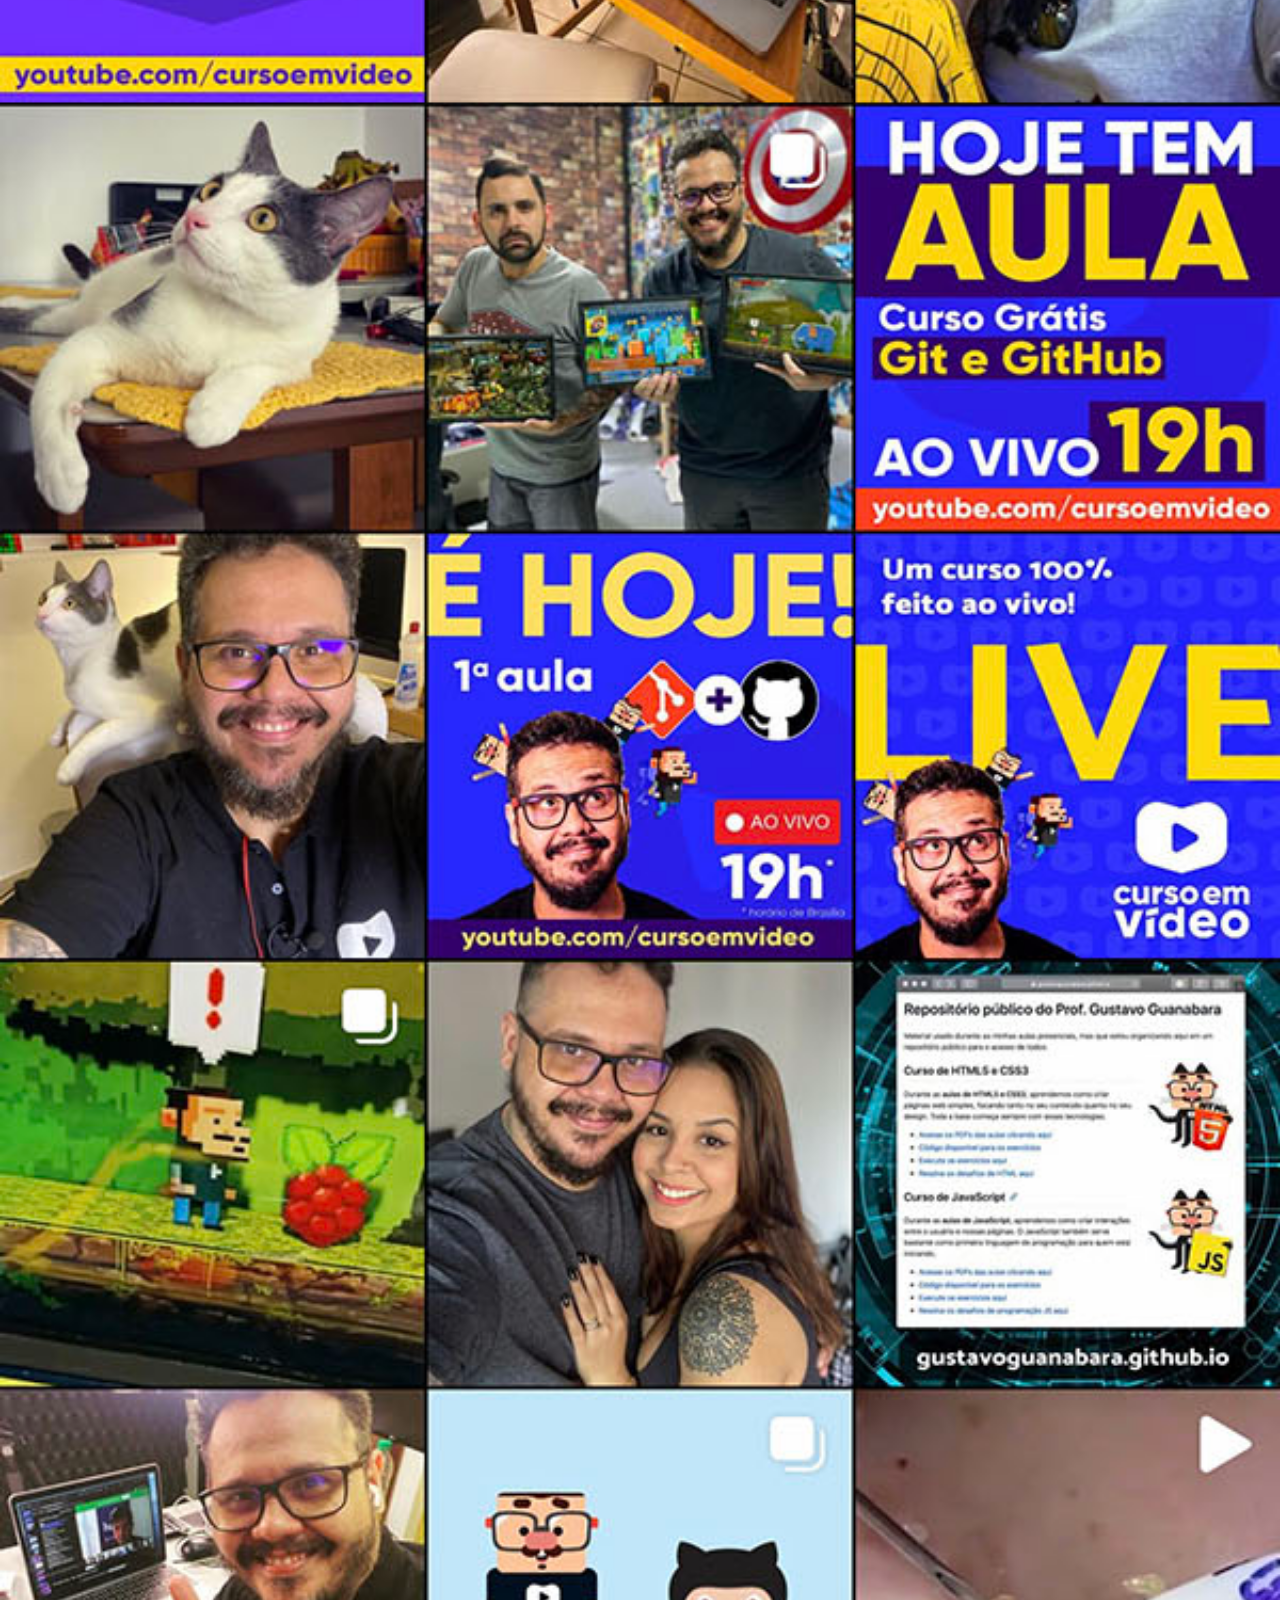
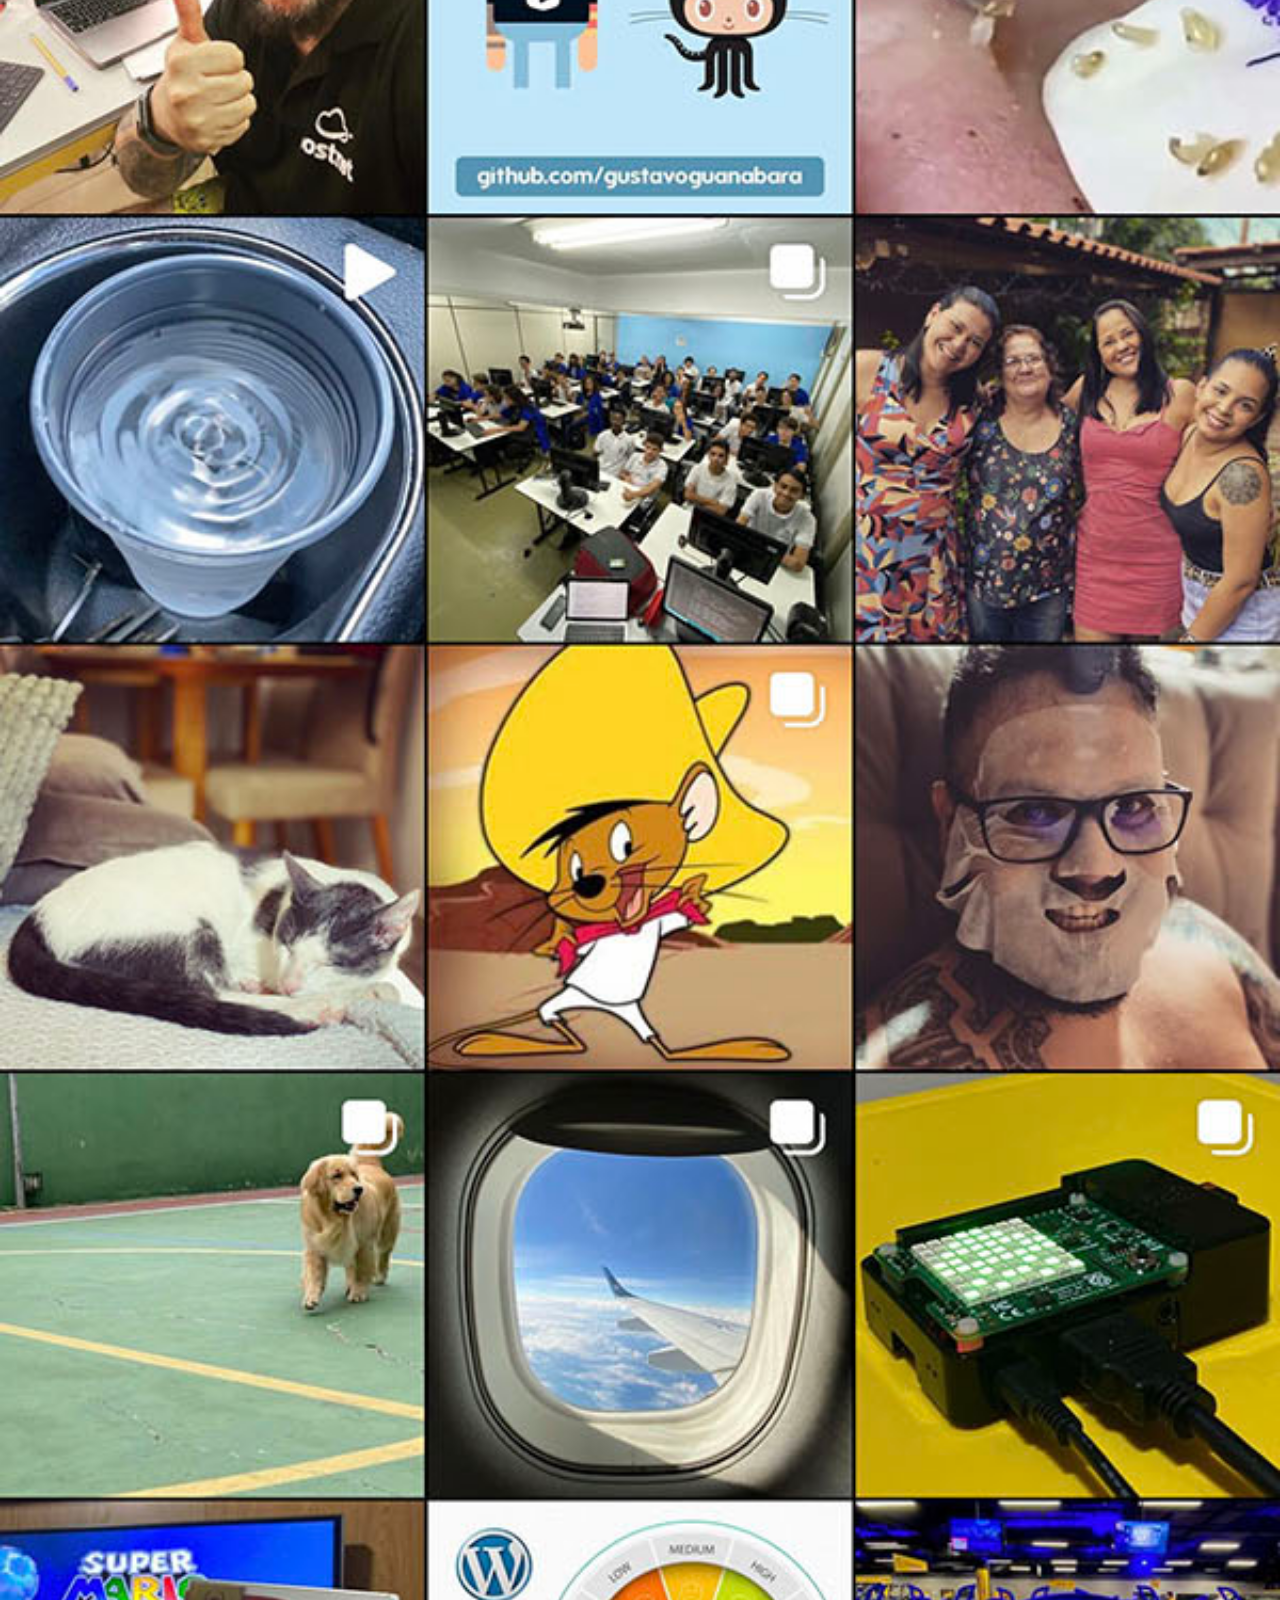
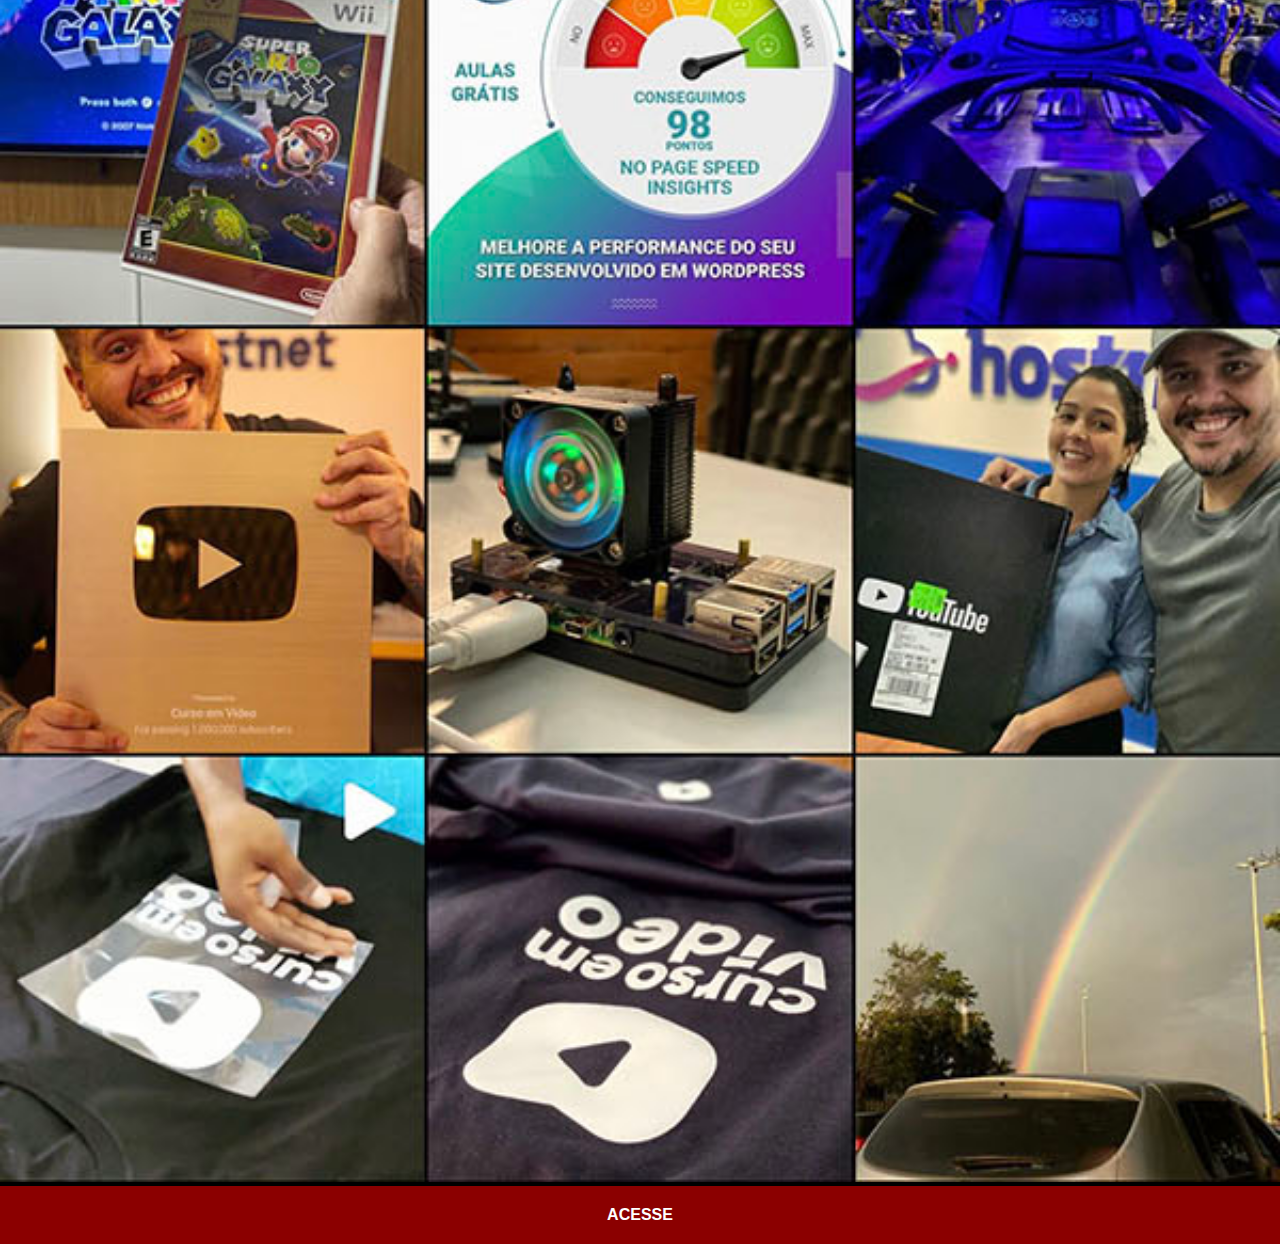
<file: instagram.html>
<!DOCTYPE html>
<html lang="pt-br">
<head>
    <meta charset="UTF-8">
    <meta name="viewport" content="width=device-width, initial-scale=1.0">
    <link rel="stylesheet" href="estilos/style.css">
    <title>instagram</title>
    <style>
        * {
            margin: 0rem;
            padding: 0rem;
            font-family: Arial, Helvetica, sans-serif;
        }

        ::-webkit-scrollbar {
            width: 0rem;
            height: 0rem;
        }

        img {
            width: 100vw;
        }

        a {
            display: block;
            background-color: darkred;
            color: #ffffff;
            padding: 1.25rem;
            text-align: center;
            font-weight: bolder;
            text-decoration: none;
        }

        a:hover {
            background-color: red;
        }
    </style>
</head>
<body>
    <img src="imagens/tela-instagram.jpg" alt="instagram">
    <a href="https://www.instagram.com/gustavoguanabara/" target="_blank">ACESSE</a>
</body>
</html>
</file>
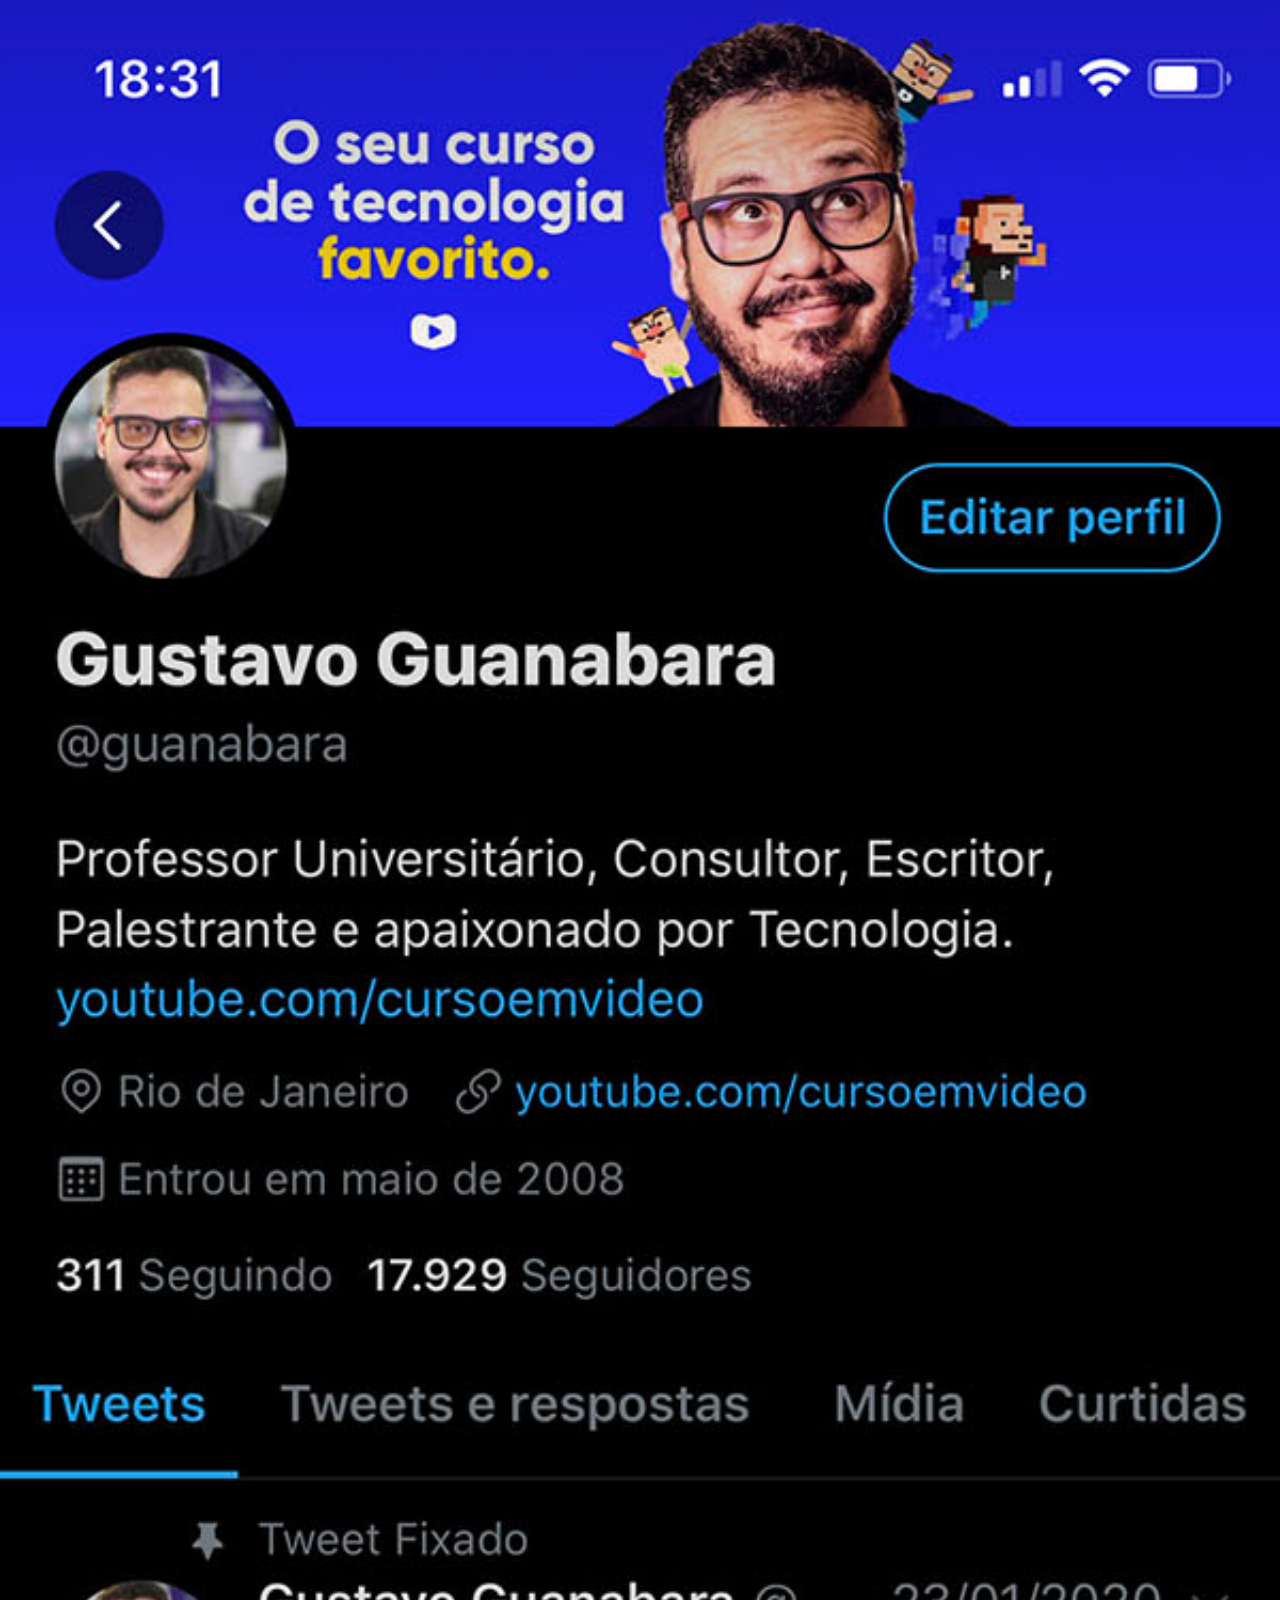
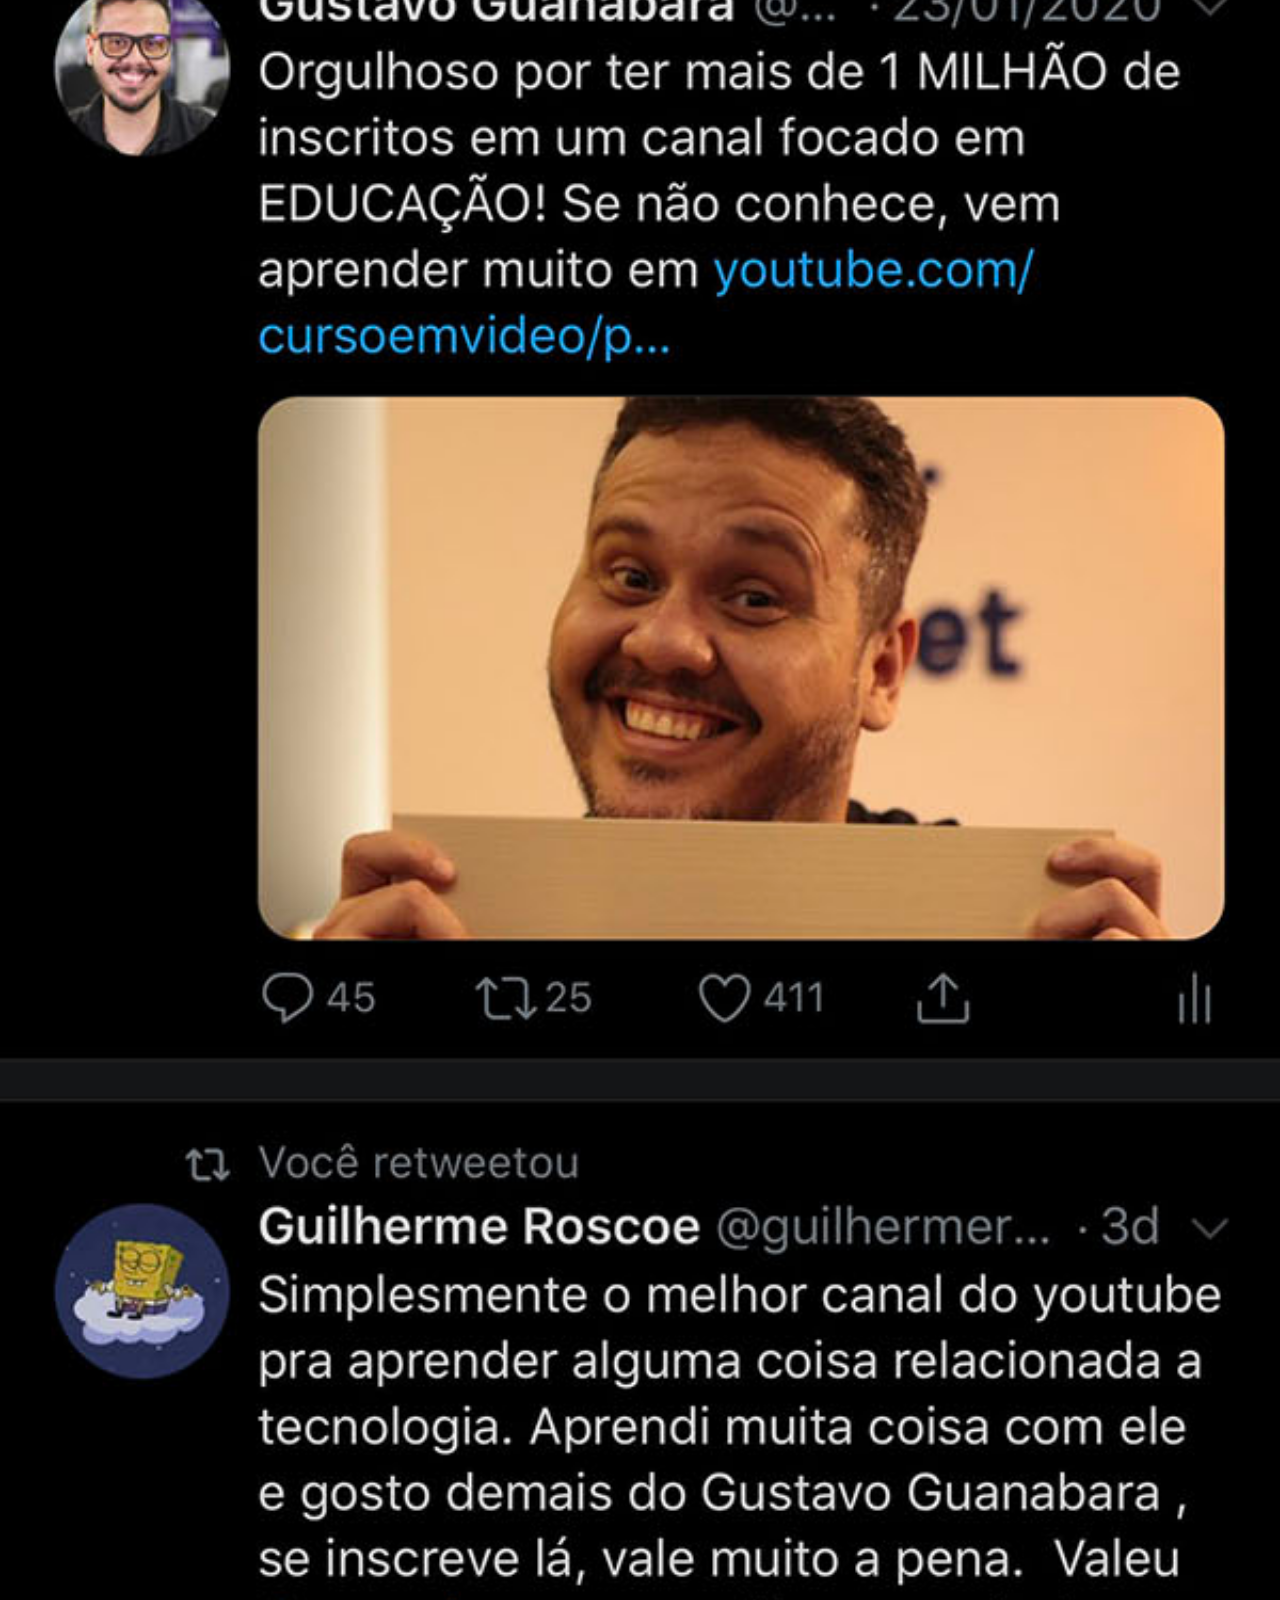
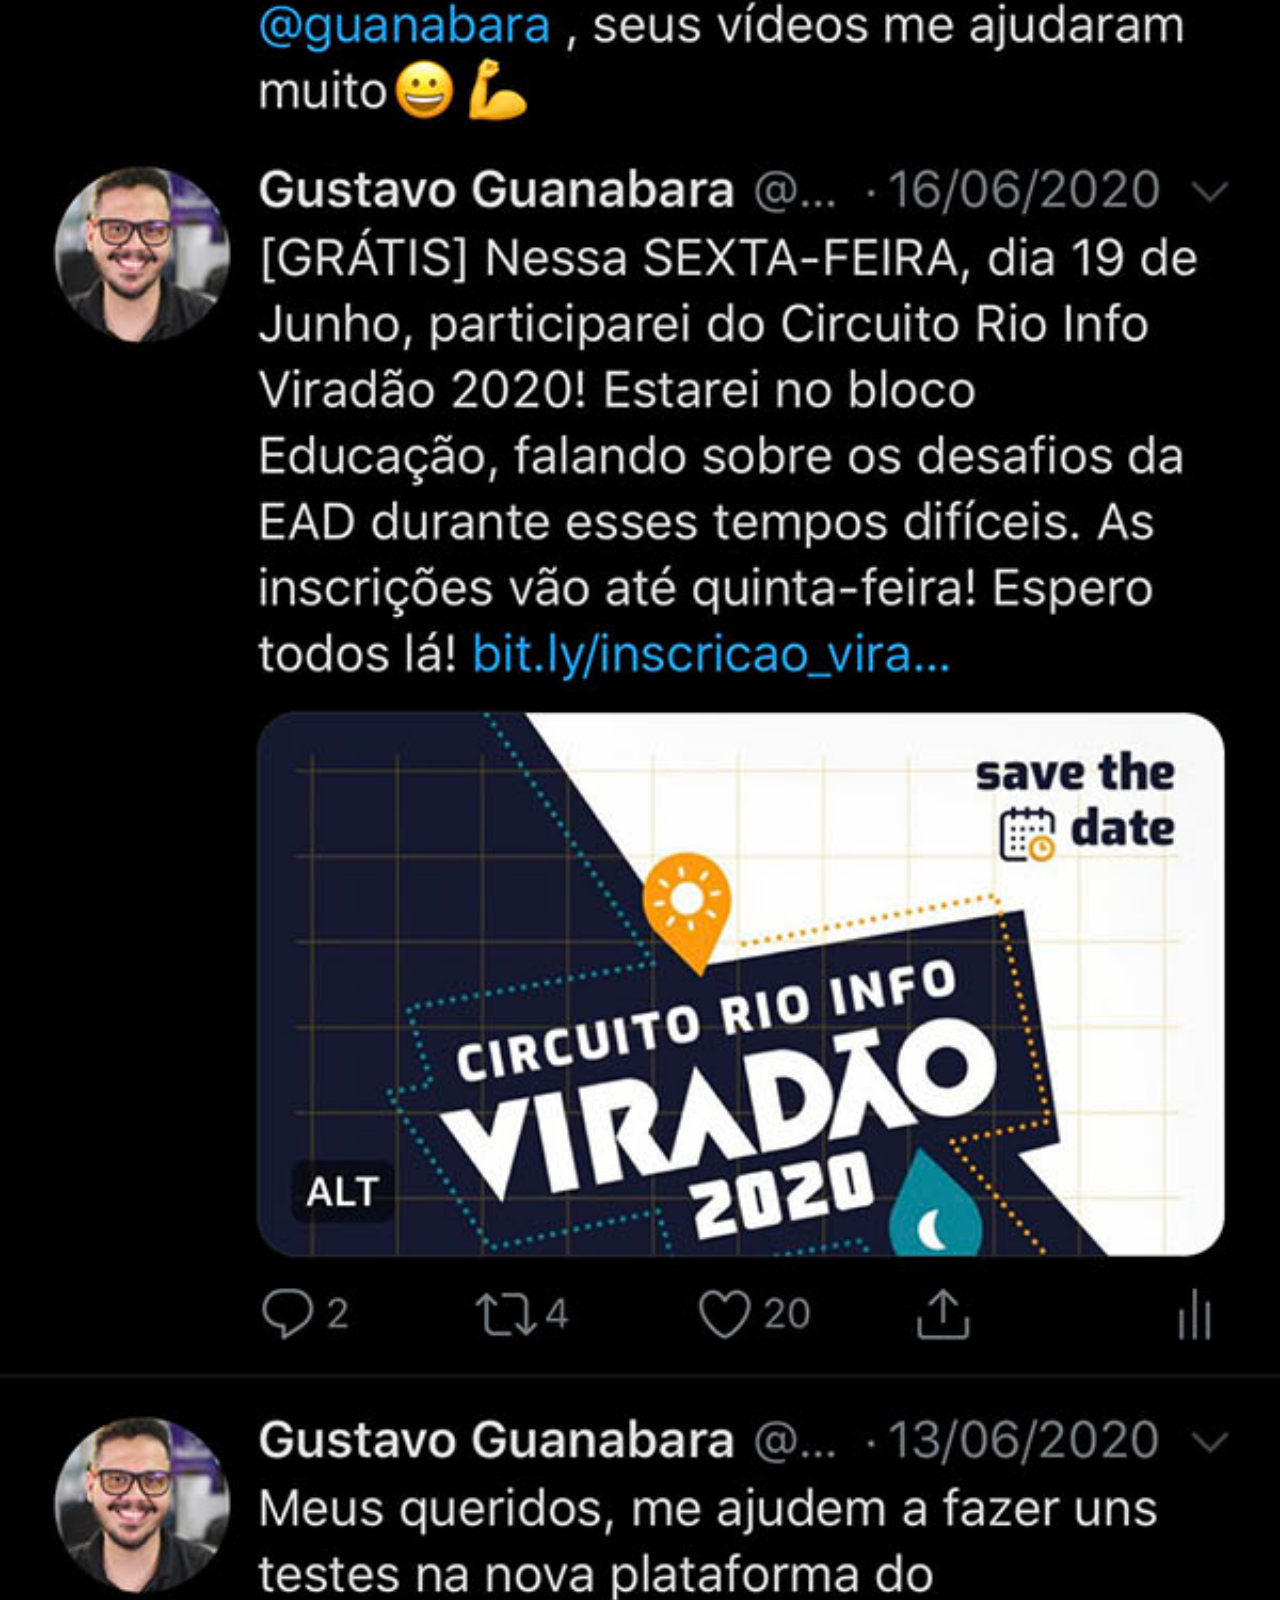
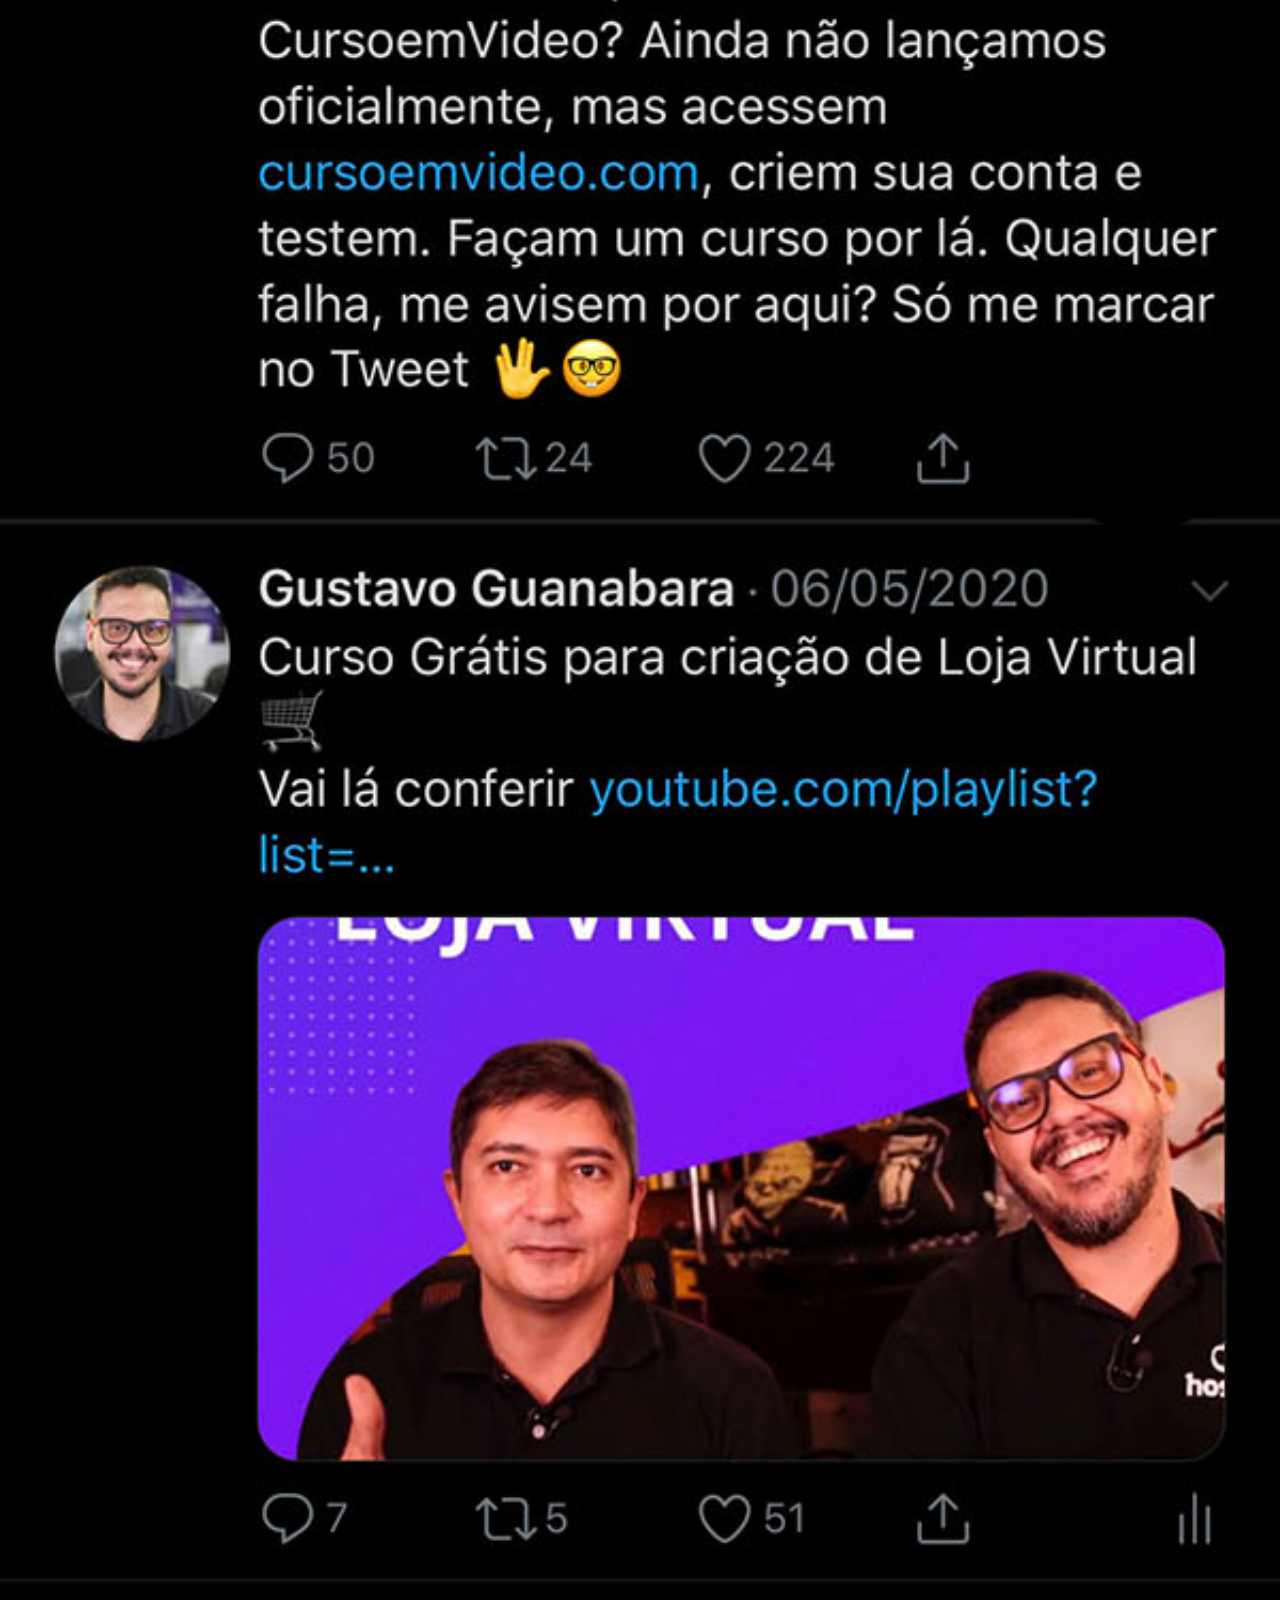
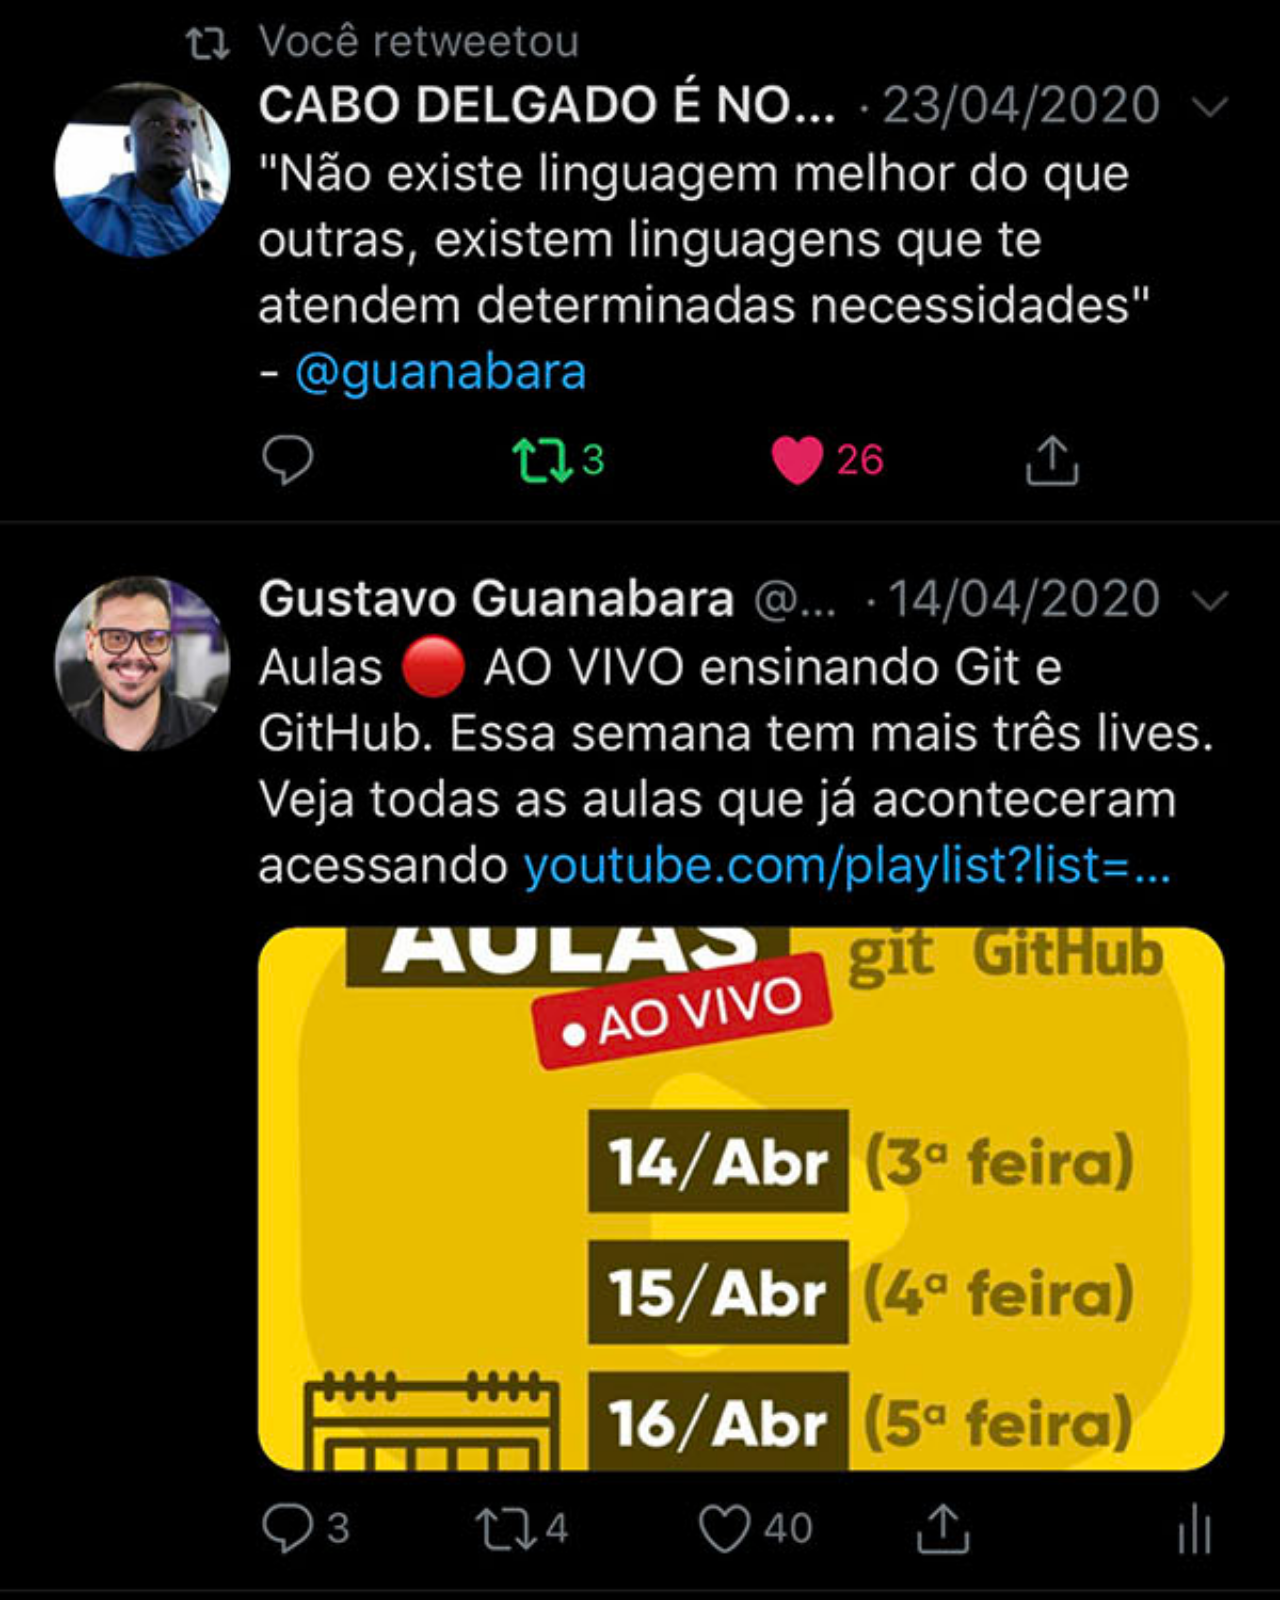
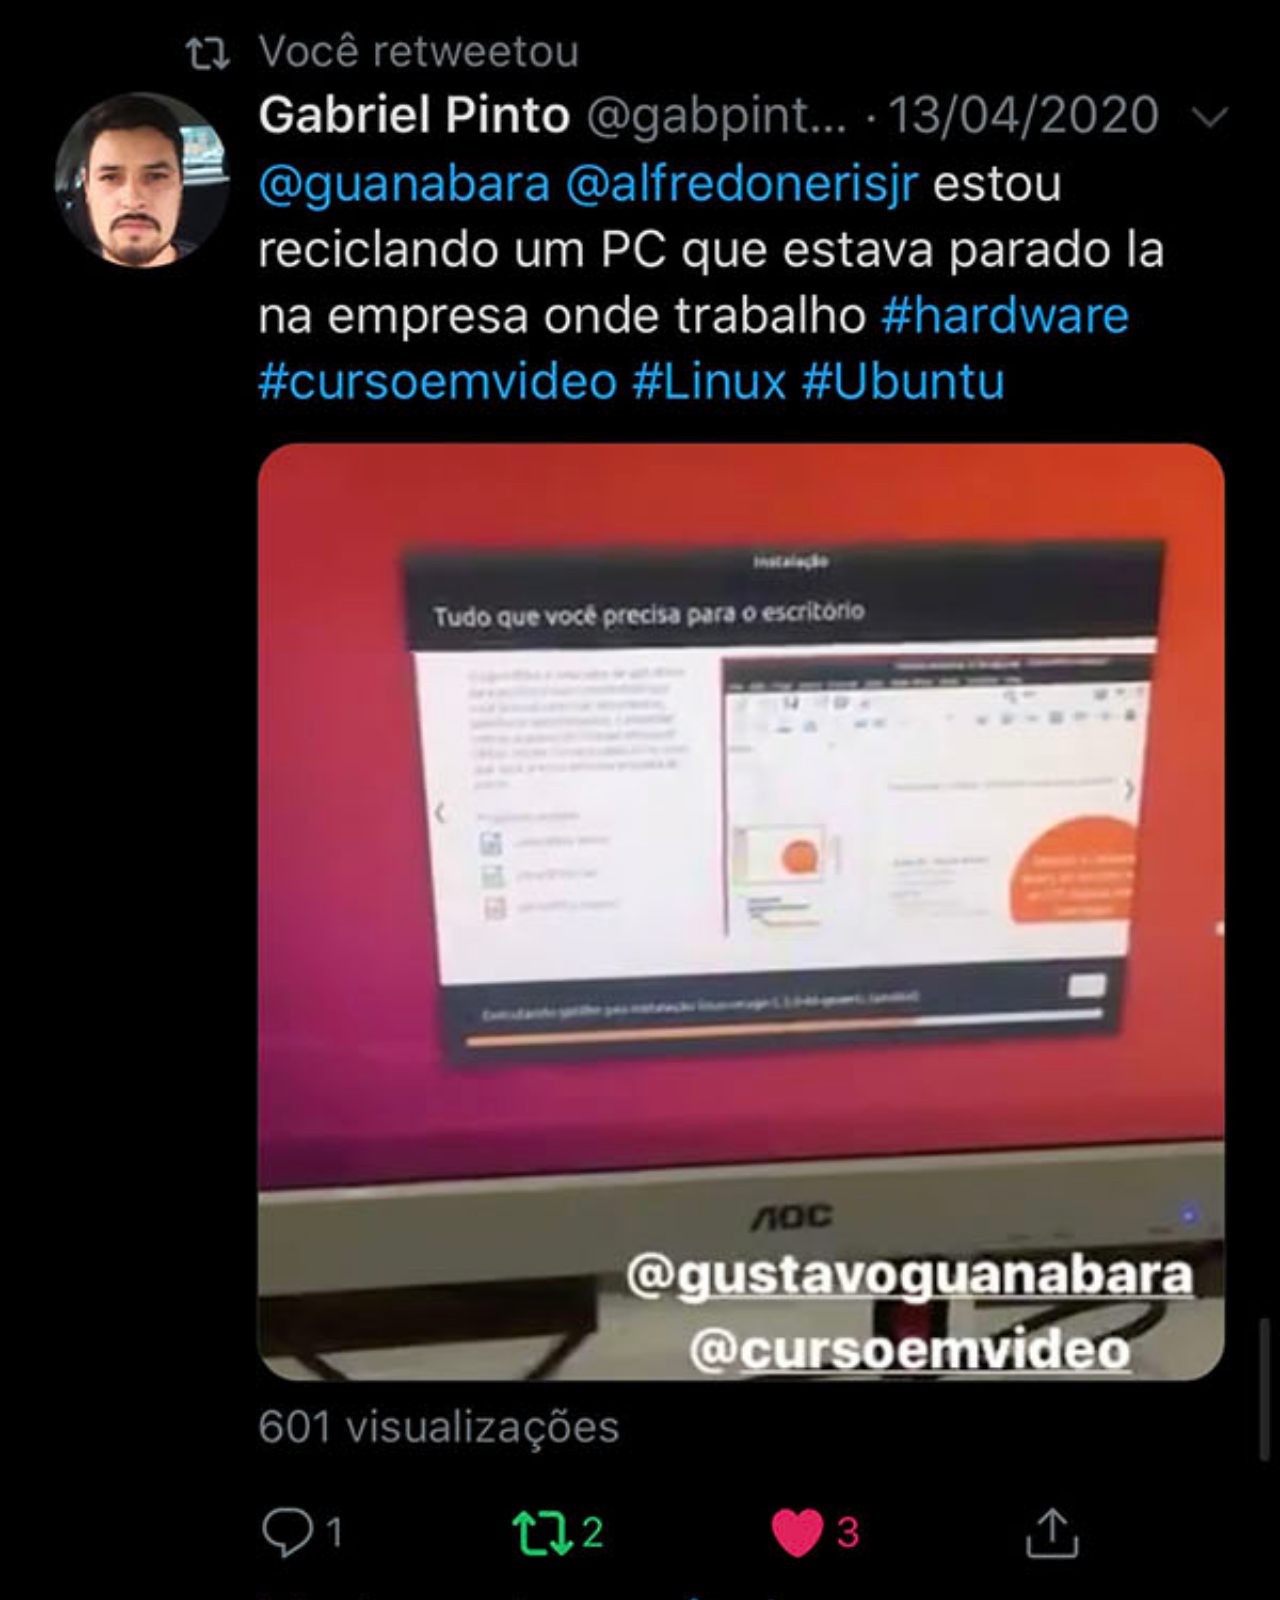
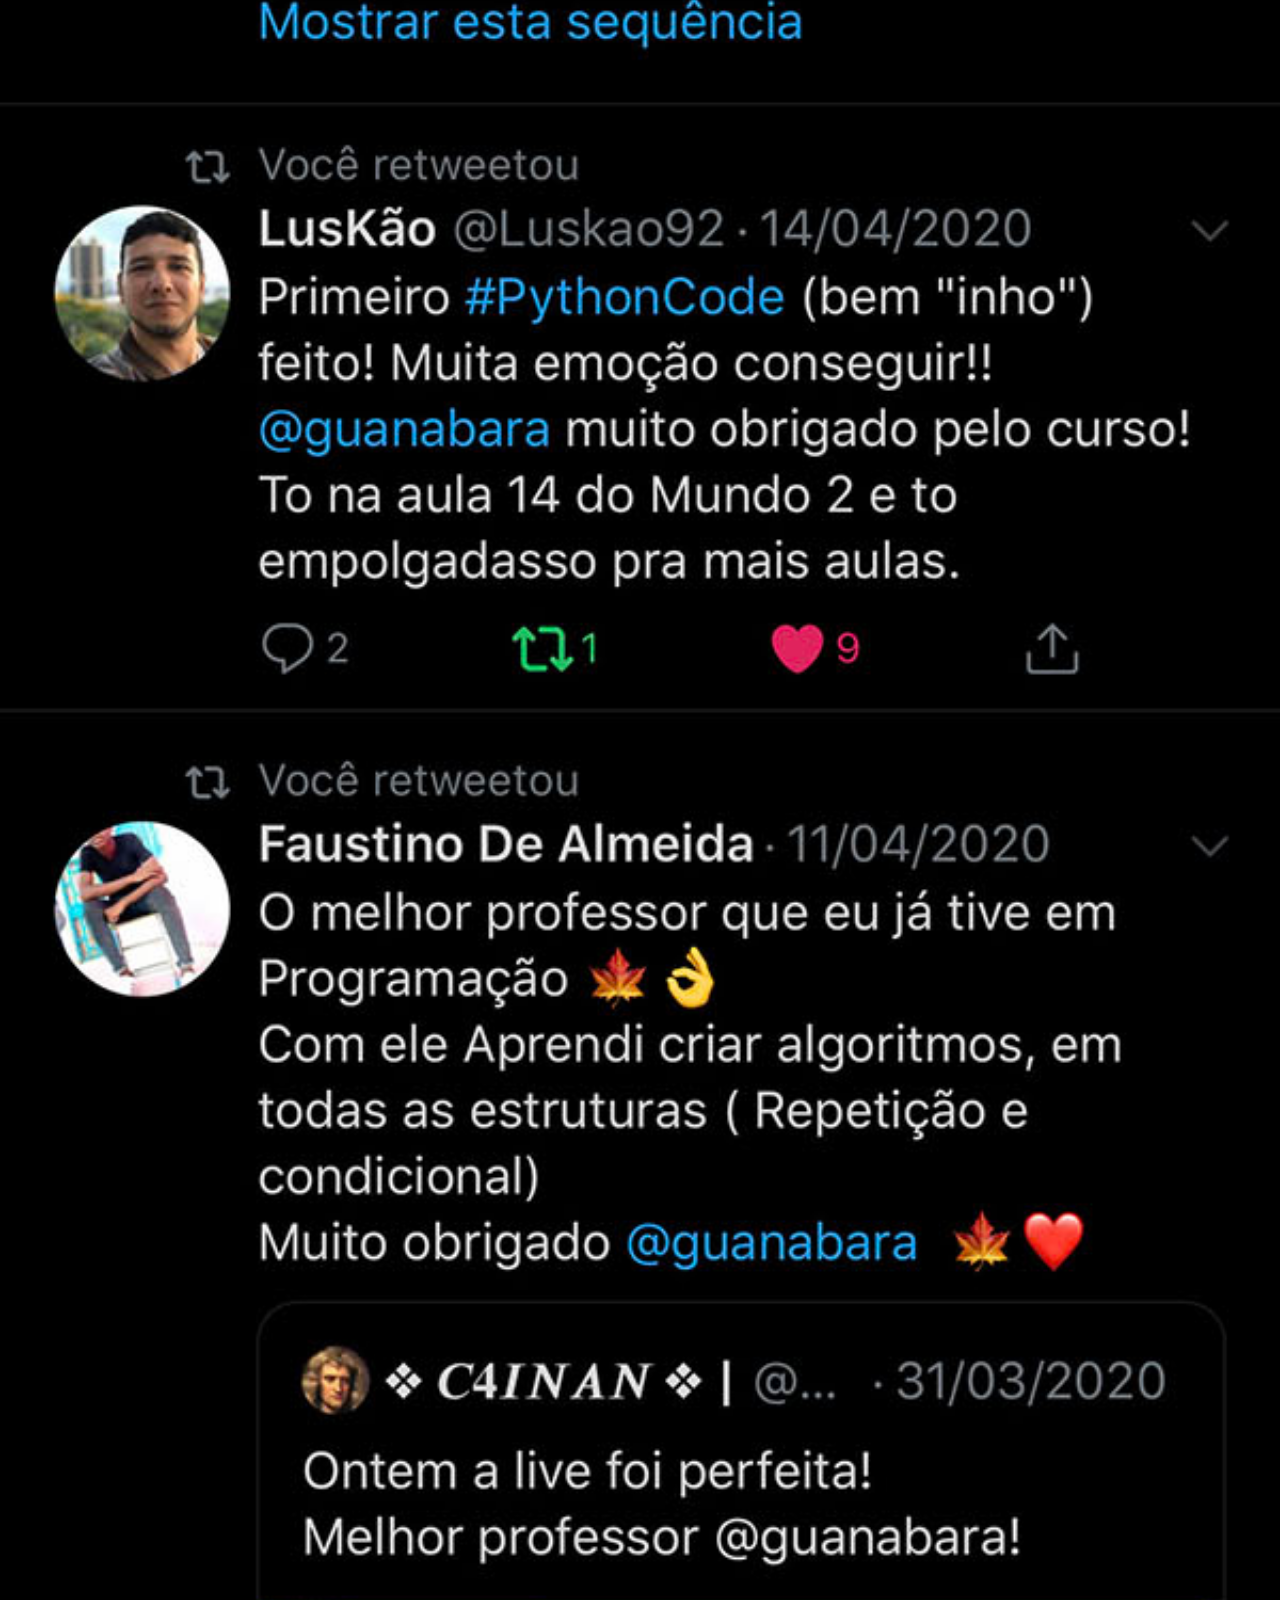
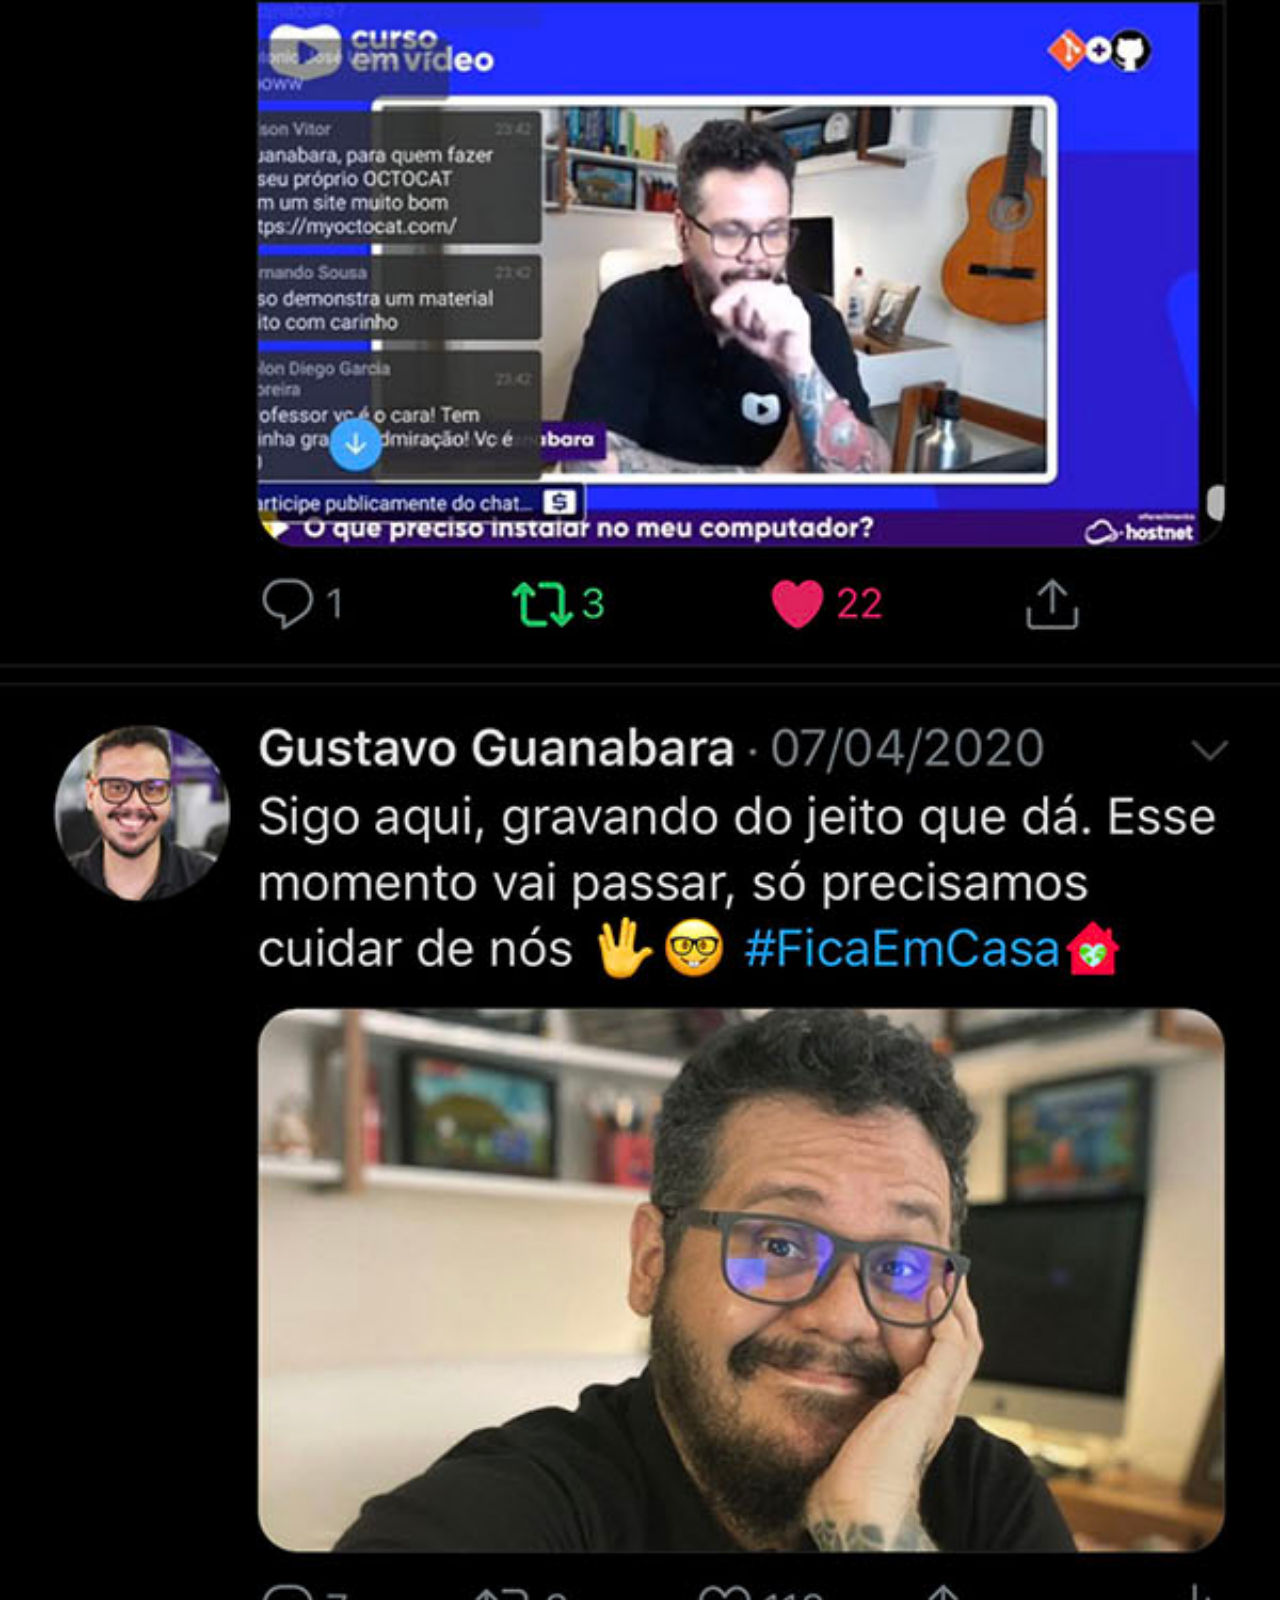
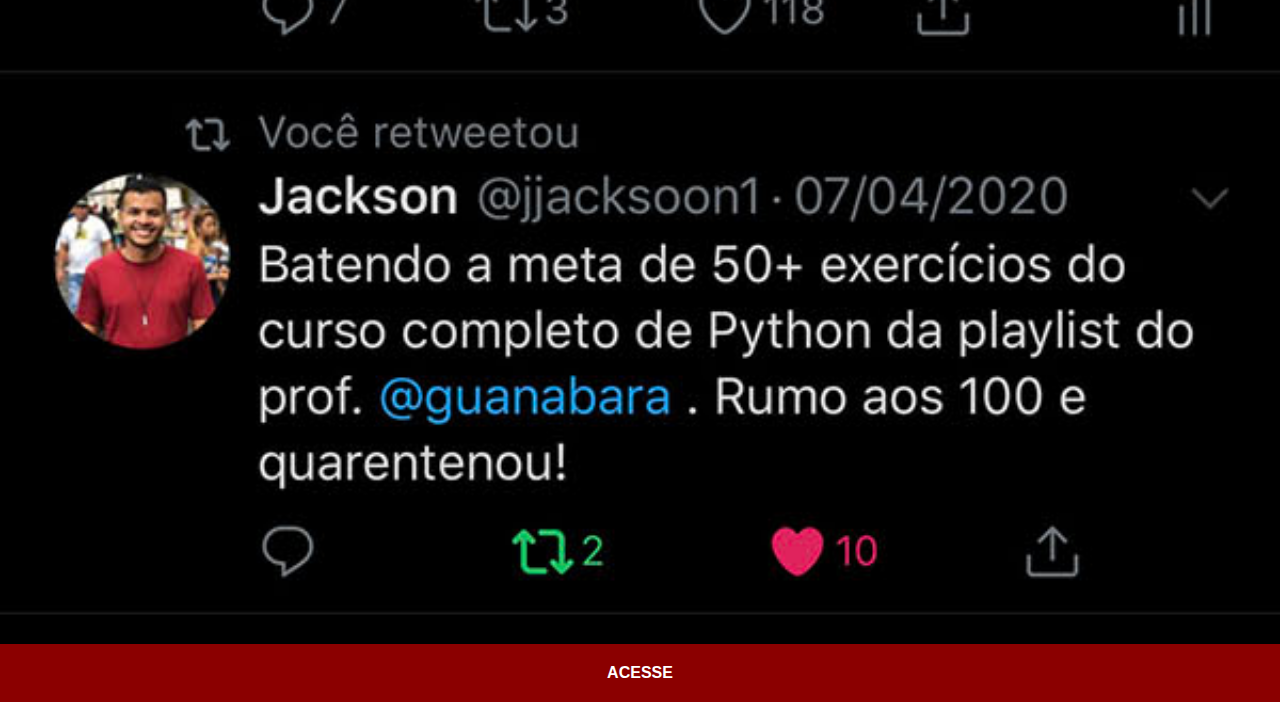
<file: twitter.html>
<!DOCTYPE html>
<html lang="pt-br">
<head>
    <meta charset="UTF-8">
    <meta name="viewport" content="width=device-width, initial-scale=1.0">
    <link rel="stylesheet" href="estilos/style.css">
    <title>Twitter</title>
    <style>
        * {
            margin: 0rem;
            padding: 0rem;
            font-family: Arial, Helvetica, sans-serif;
        }

        ::-webkit-scrollbar {
            width: 0rem;
            height: 0rem;
        }

        img {
            width: 100vw;
        }

        a {
            display: block;
            background-color: darkred;
            color: #ffffff;
            padding: 1.25rem;
            text-align: center;
            font-weight: bolder;
            text-decoration: none;
        }

        a:hover {
            background-color: red;
        }
    </style>
</head>
<body>
    <img src="imagens/tela-twitter.jpg" alt="twitter">
    <a href="https://twitter.com/guanabara" target="_blank">ACESSE</a>
</body>
</html>
</file>
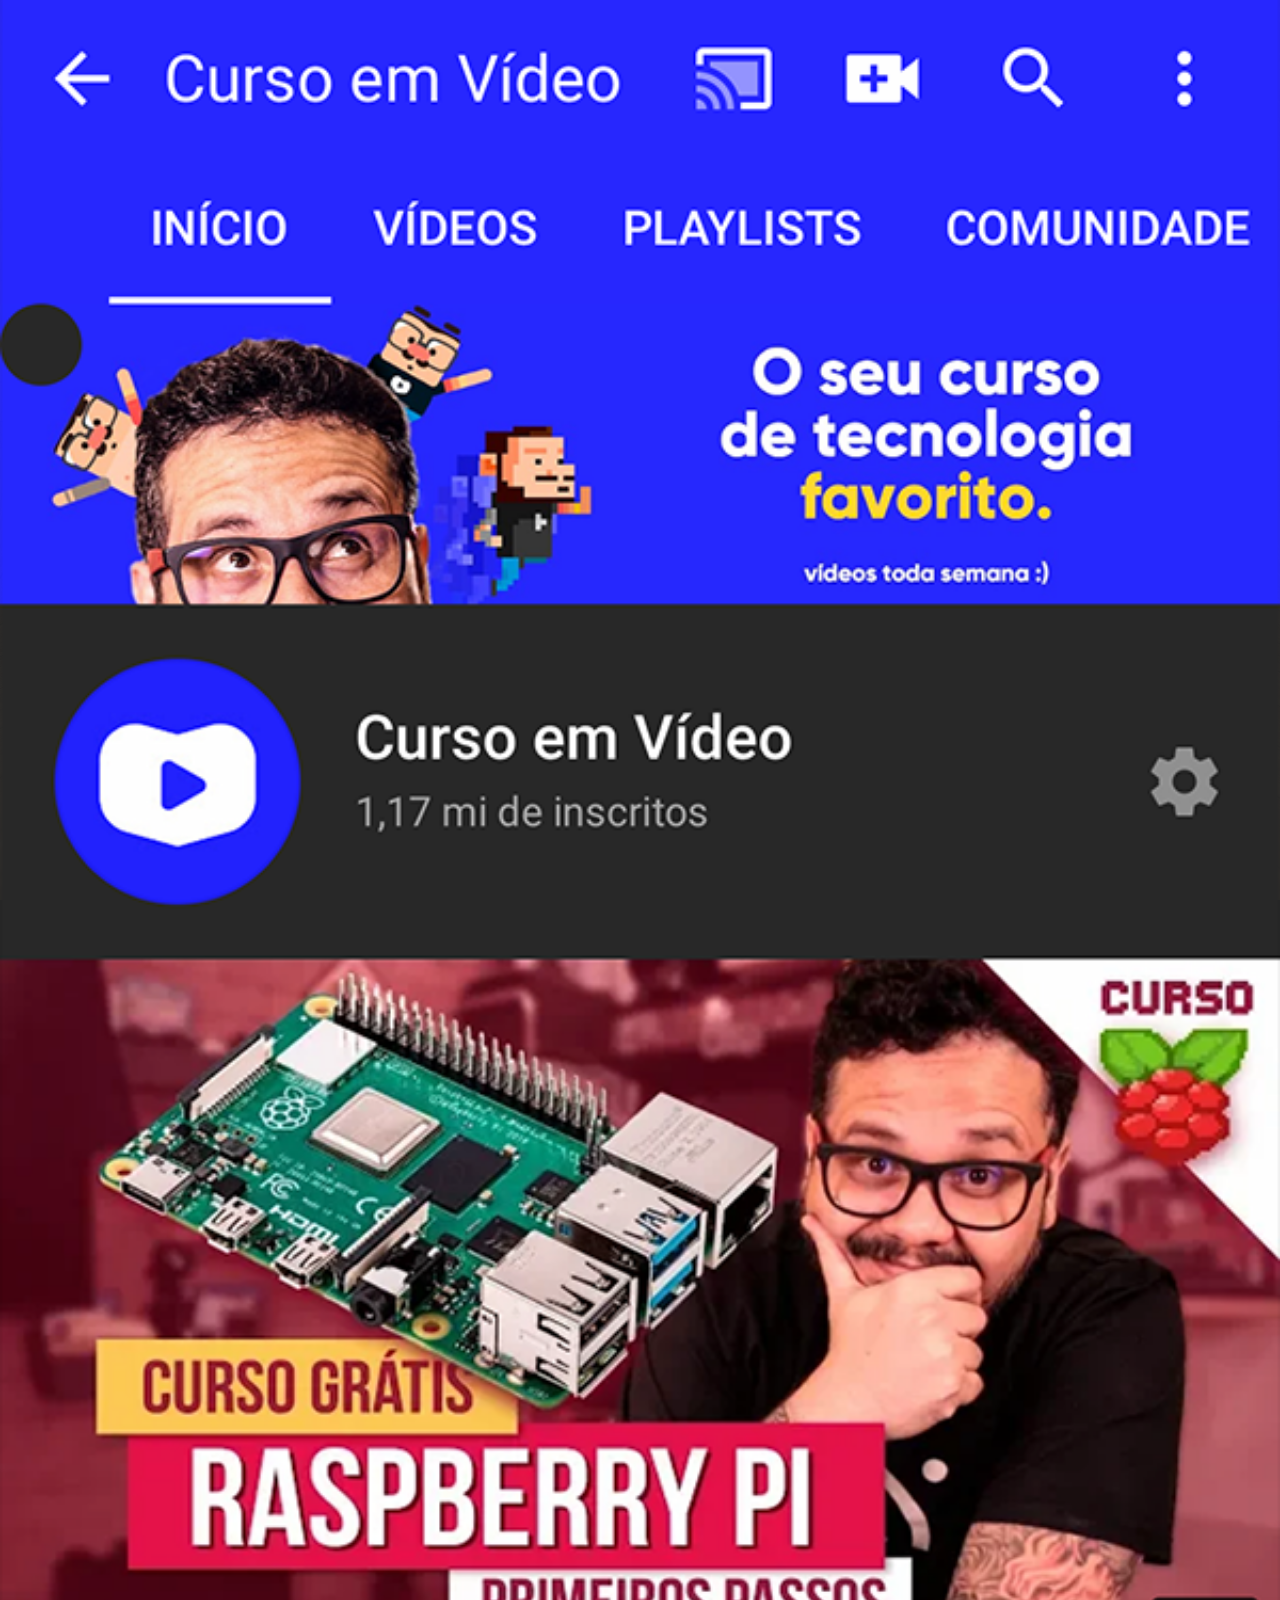
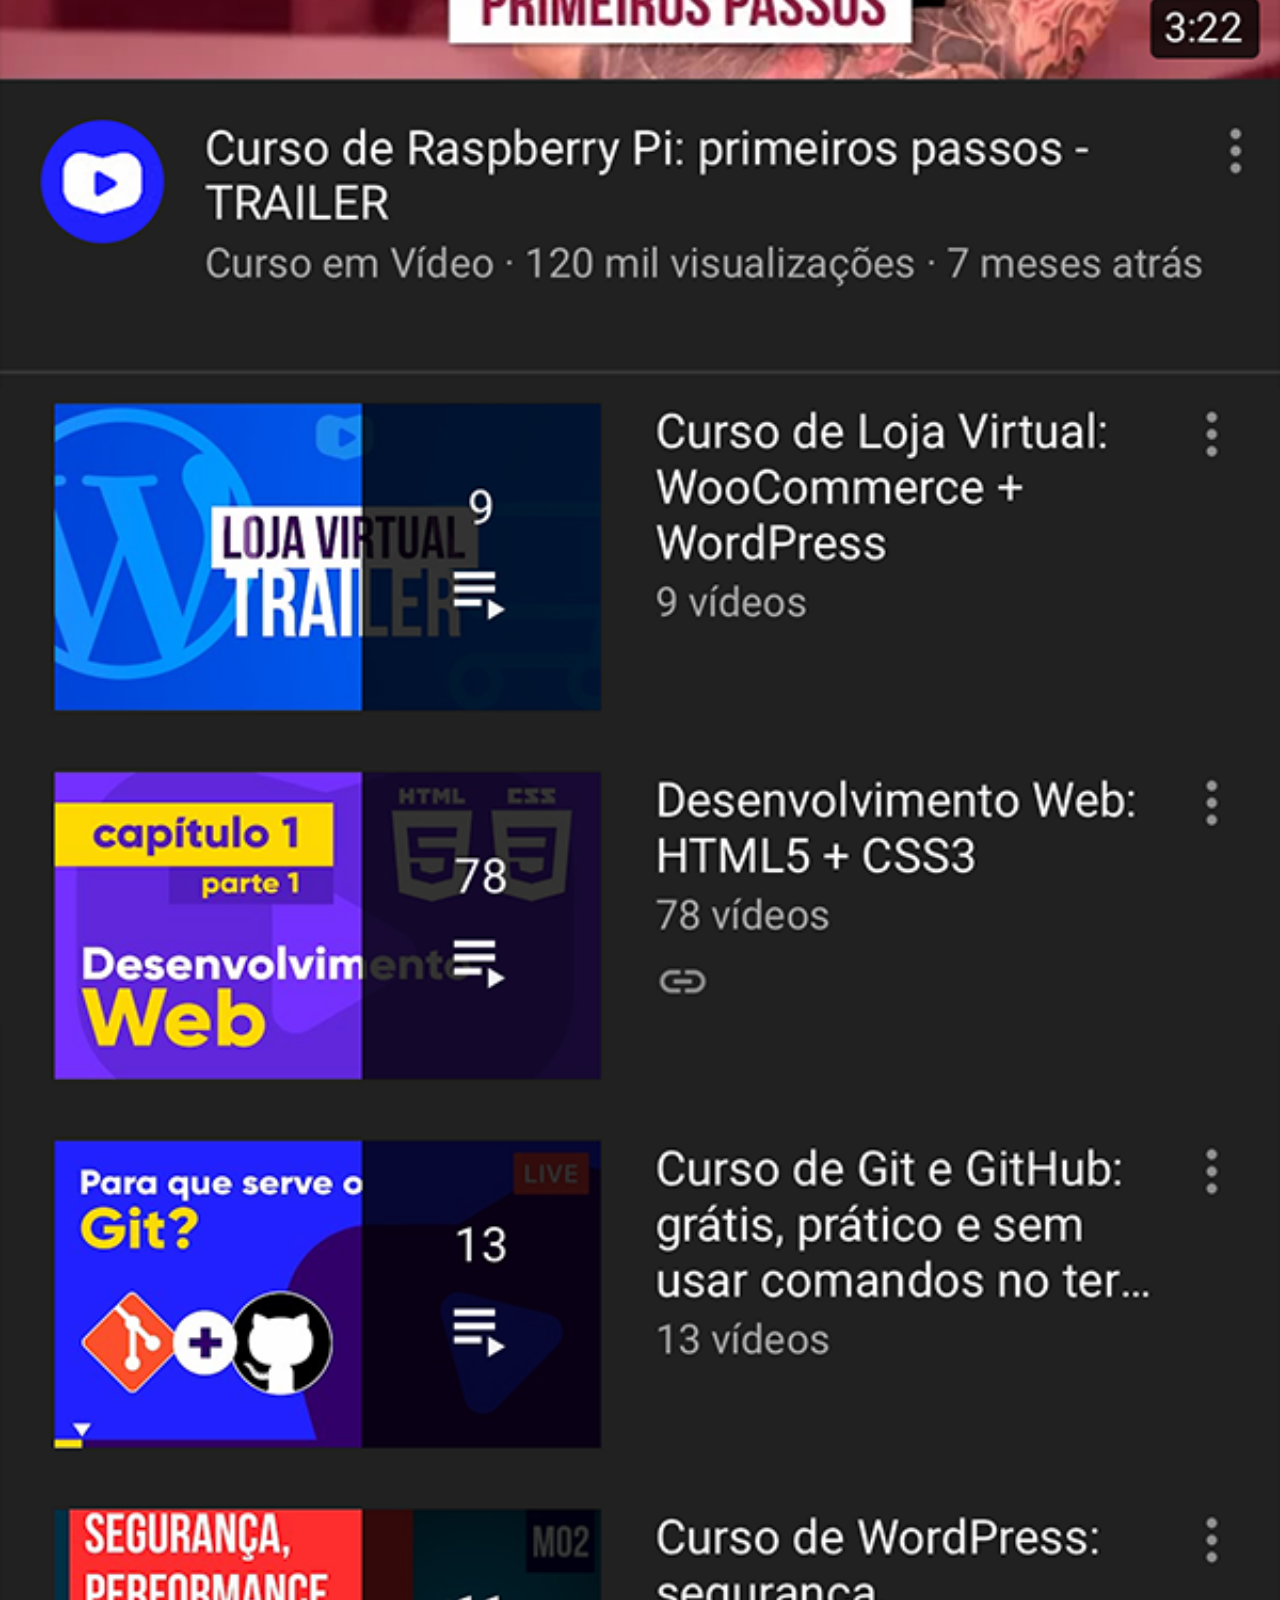
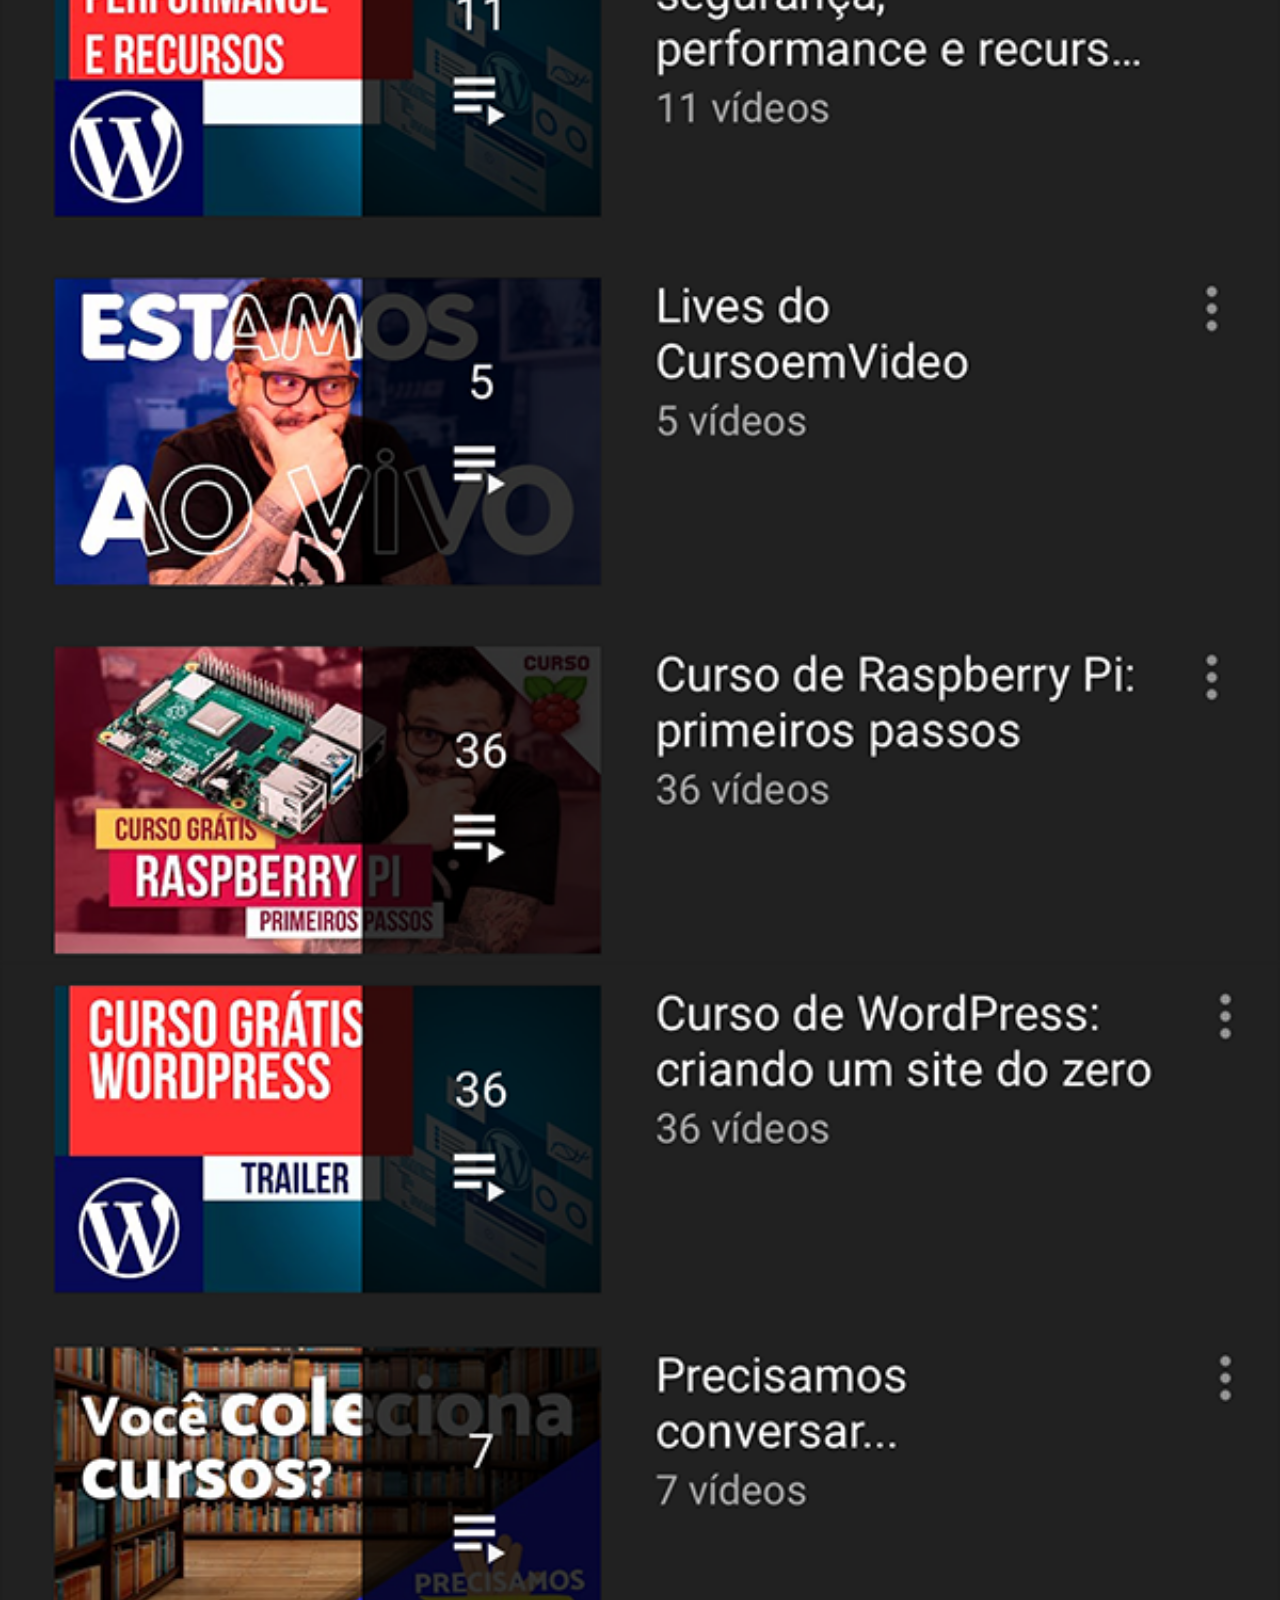
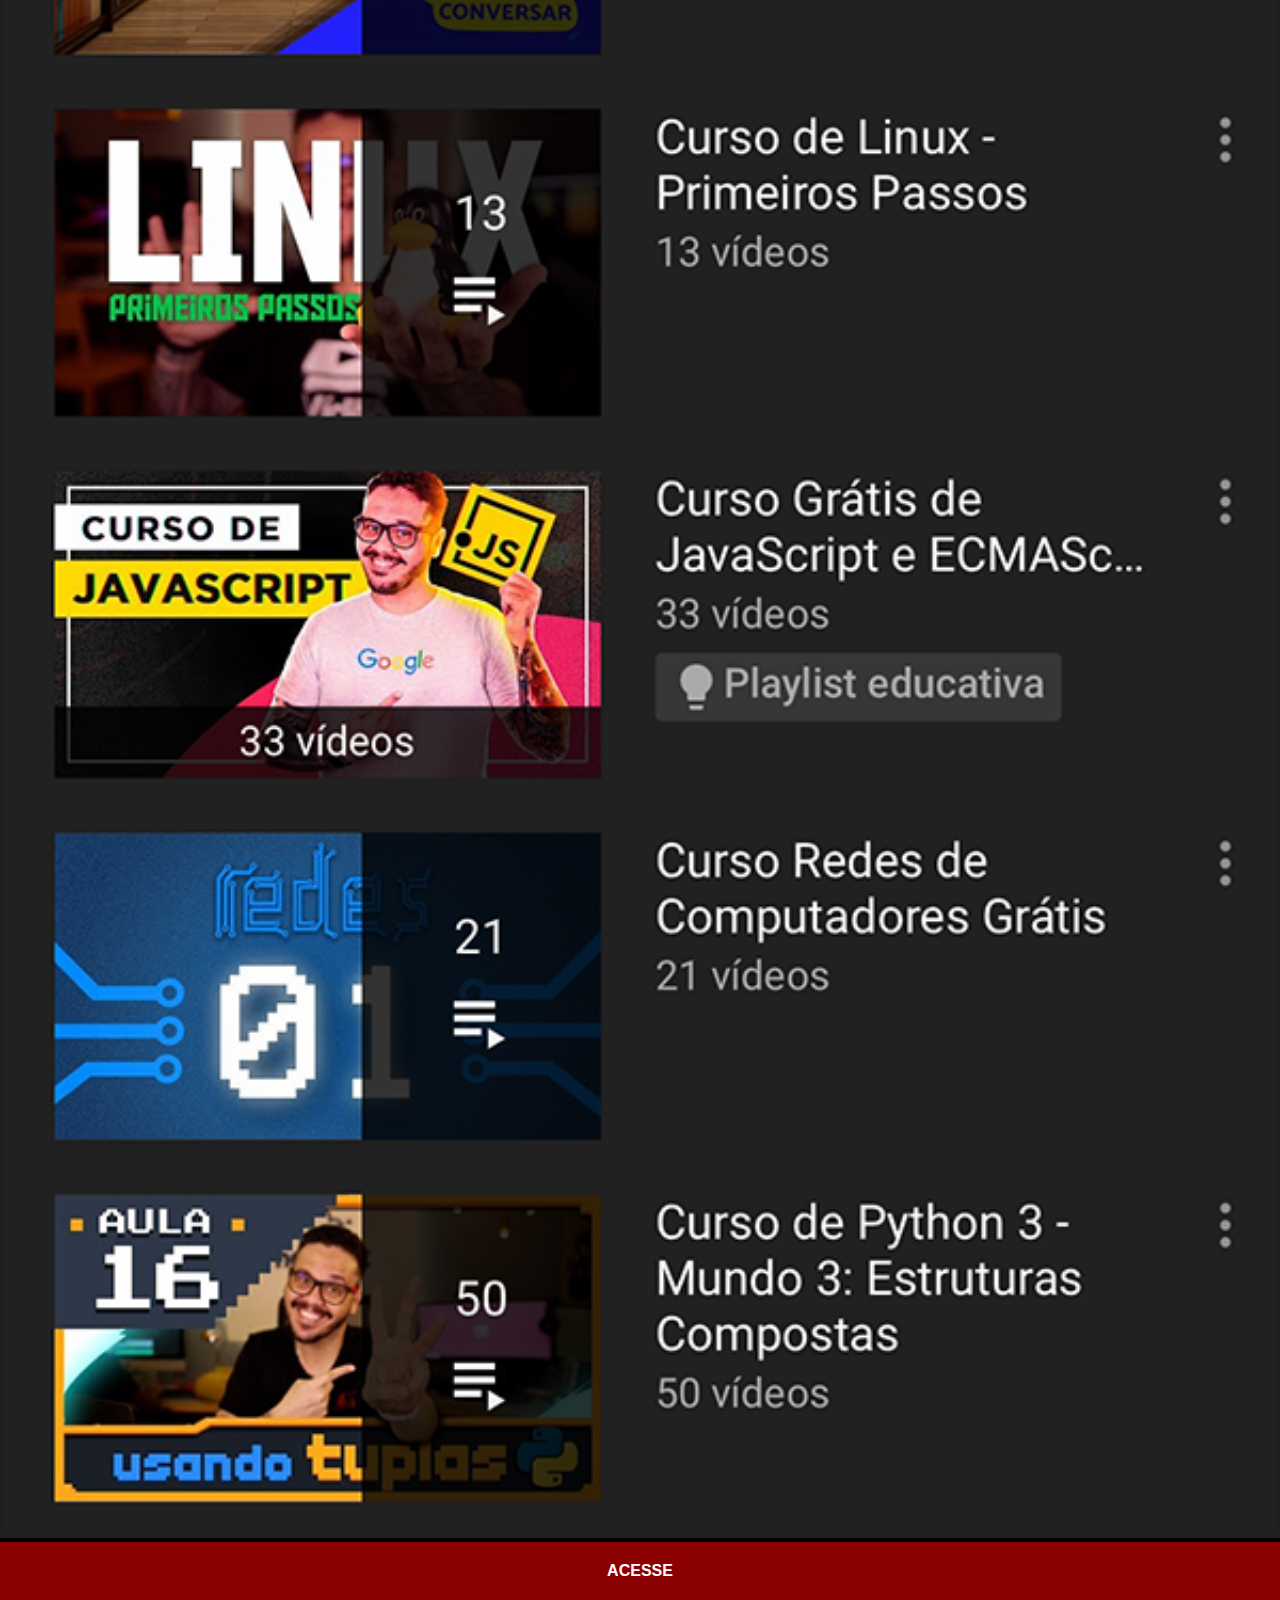
<file: youtube.html>
<!DOCTYPE html>
<html lang="pt-br">
<head>
    <meta charset="UTF-8">
    <meta name="viewport" content="width=device-width, initial-scale=1.0">
    <link rel="stylesheet" href="estilos/style.css">
    <title>Youtube</title>
    <style>
        * {
            margin: 0rem;
            padding: 0rem;
            font-family: Arial, Helvetica, sans-serif;
        }

        ::-webkit-scrollbar {
            width: 0rem;
            height: 0rem;
        }

        img {
            width: 100vw;
        }

        a {
            display: block;
            background-color: darkred;
            color: #ffffff;
            padding: 1.25rem;
            text-align: center;
            font-weight: bolder;
            text-decoration: none;
        }

        a:hover {
            background-color: red;
        }
    </style>
</head>
<body>
    <img src="imagens/tela-youtube.png" alt="youtube">
    <a href="https://youtube.com/cursoemvideo/playlists" target="_blank">ACESSE</a>
</body>
</html>
</file>
<file: estilos/style.css>
* {
    margin: 0rem;
    padding: 0rem;
    font-family: Arial, Helvetica, sans-serif;
}

html, body {
    height: 100vh;
    width: 100vw;
    background-color: #000000;
}

body {
    background: url(../imagens/fundo-madeira.jpg) no-repeat top center;
    background-size: cover;
    background-attachment: fixed;
}

main {
    height: 100vh;
    position: relative;
}

#telefone {
    position: absolute;
    top: 50%;
    left: 50%;
    transform: translate(-50%, -50%);

    height: 39.18rem;
    width: 19.4rem;
    background: url(../imagens/frame-iphone.png) no-repeat;
}

#tela {
    position: relative;
    top: 5rem;
    left: 1.3rem;
    width: 17rem;
    height: 29.4rem;
}

#redes-sociais {
    text-align: right;
}
#redes-sociais img {
    width: 3.125rem;
    margin: 0.625rem;
    border-radius: 50%;  /*deixar a imagem redonda*/
    box-shadow: 0.125rem 0.125rem 0.3rem rgba(0, 0, 0, 0.400);
    box-sizing: border-box;  /*borda de uma caixa só*/
}

#redes-sociais img:hover{
    border: 2px solid rgba(255, 255, 255, 0);
    transform: translate(-3px, -3px);  /*treme*/
    box-shadow: 0.3rem 0.3rem 0.625rem rgba(0, 0, 0, 0.623);
    transition: transform .3s, border 1s; /*borda azul*/
}
</file>
